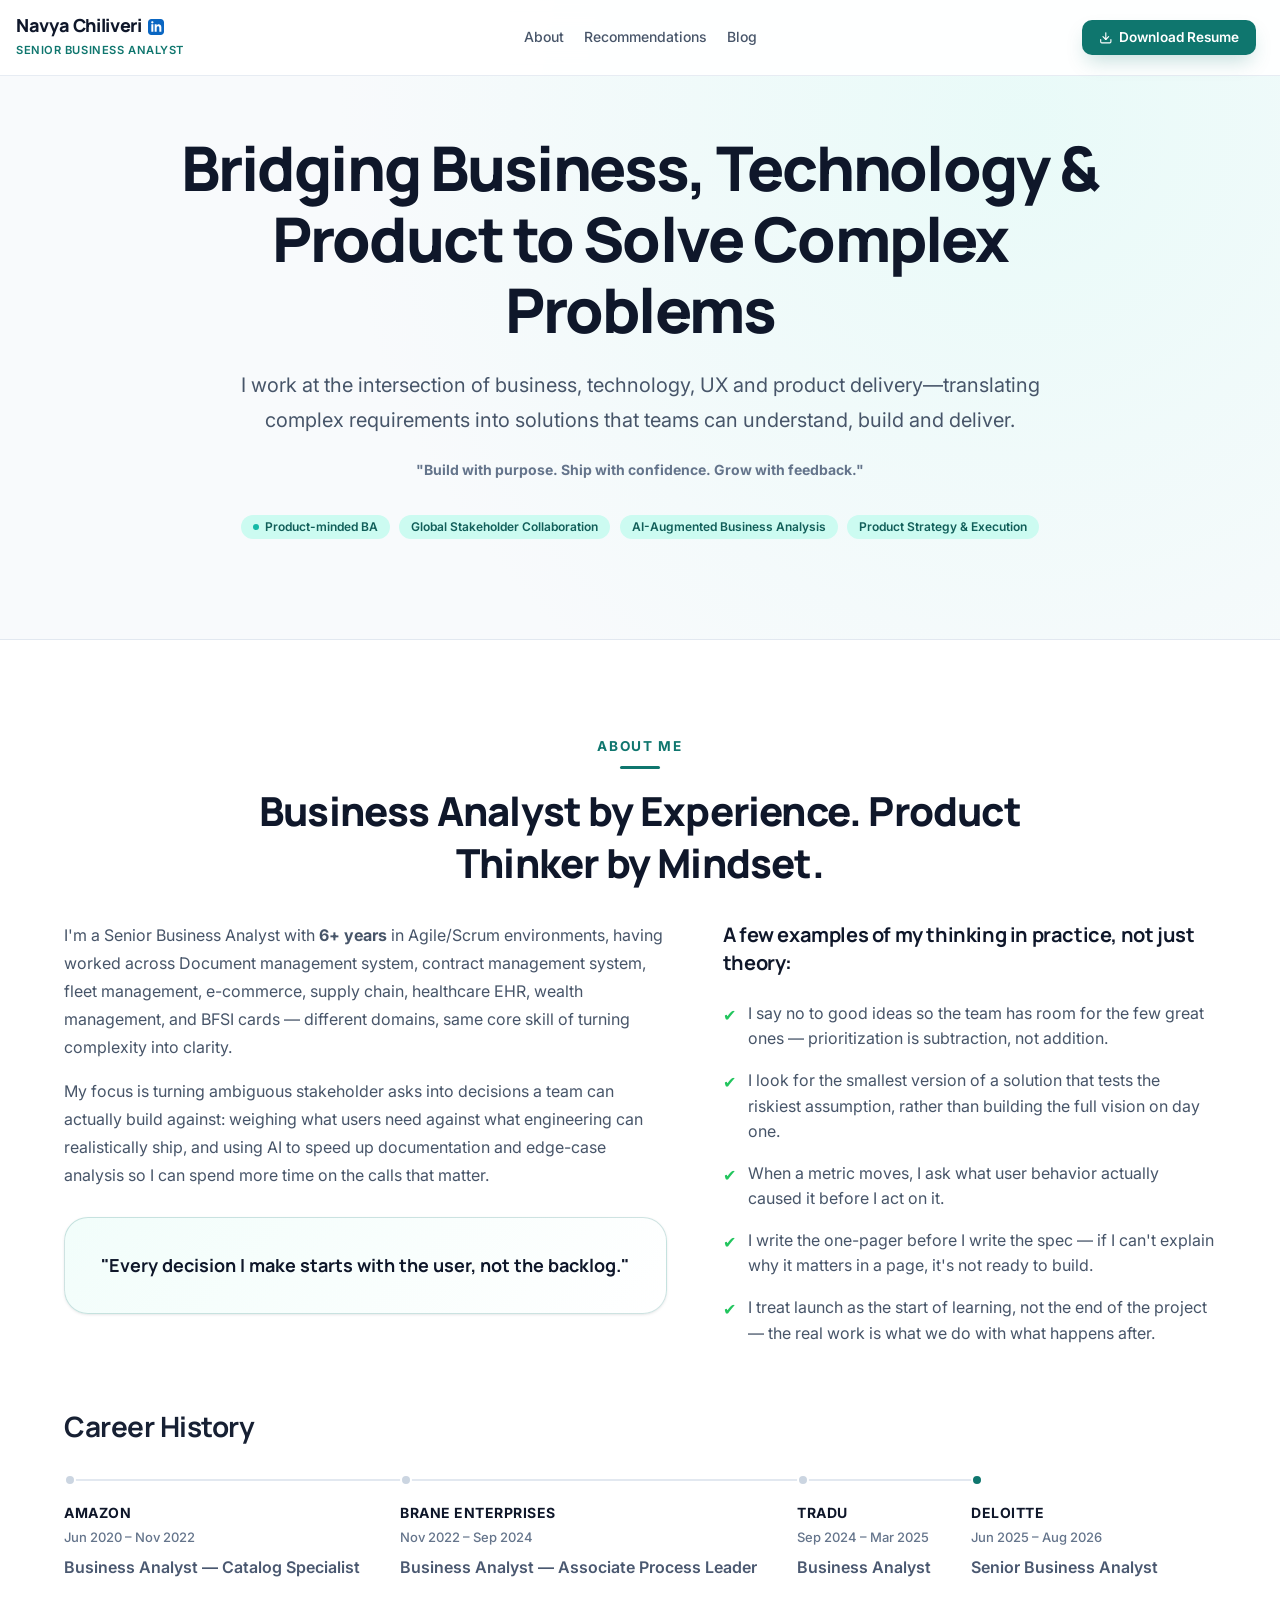
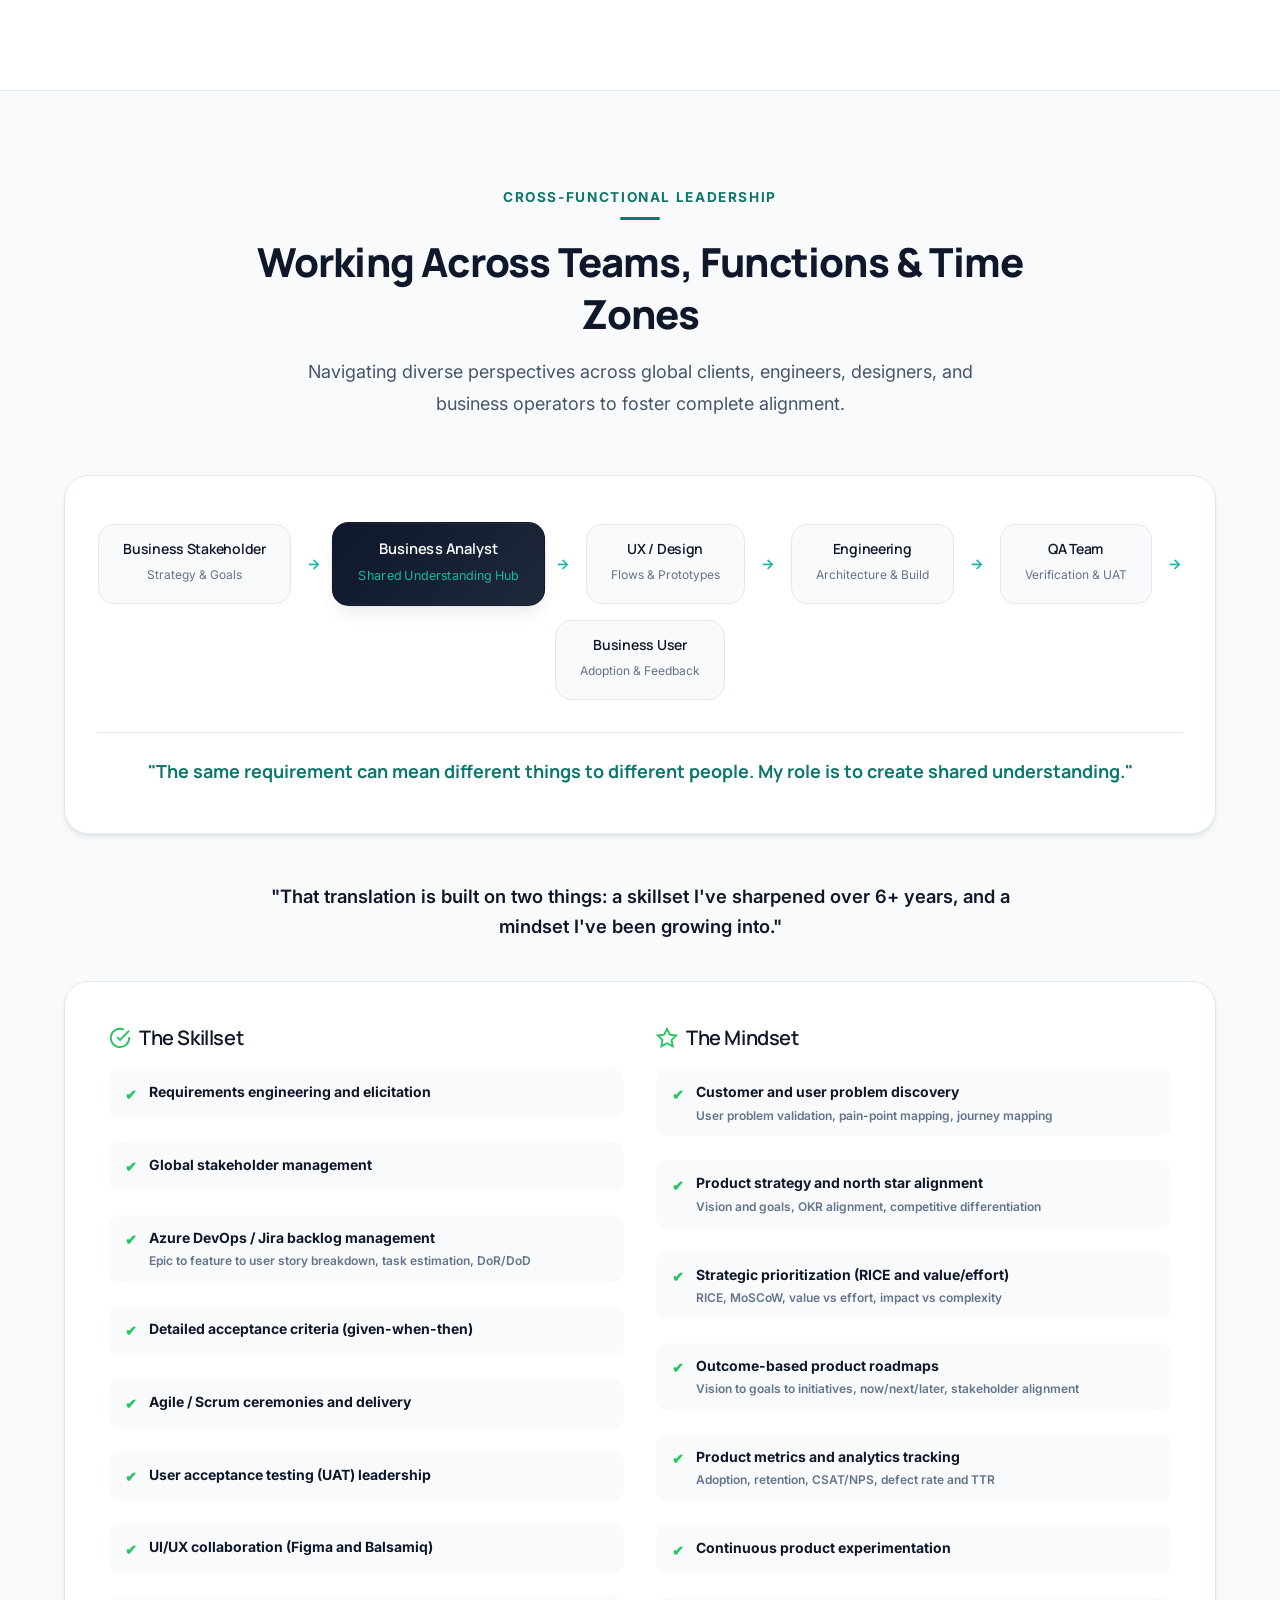
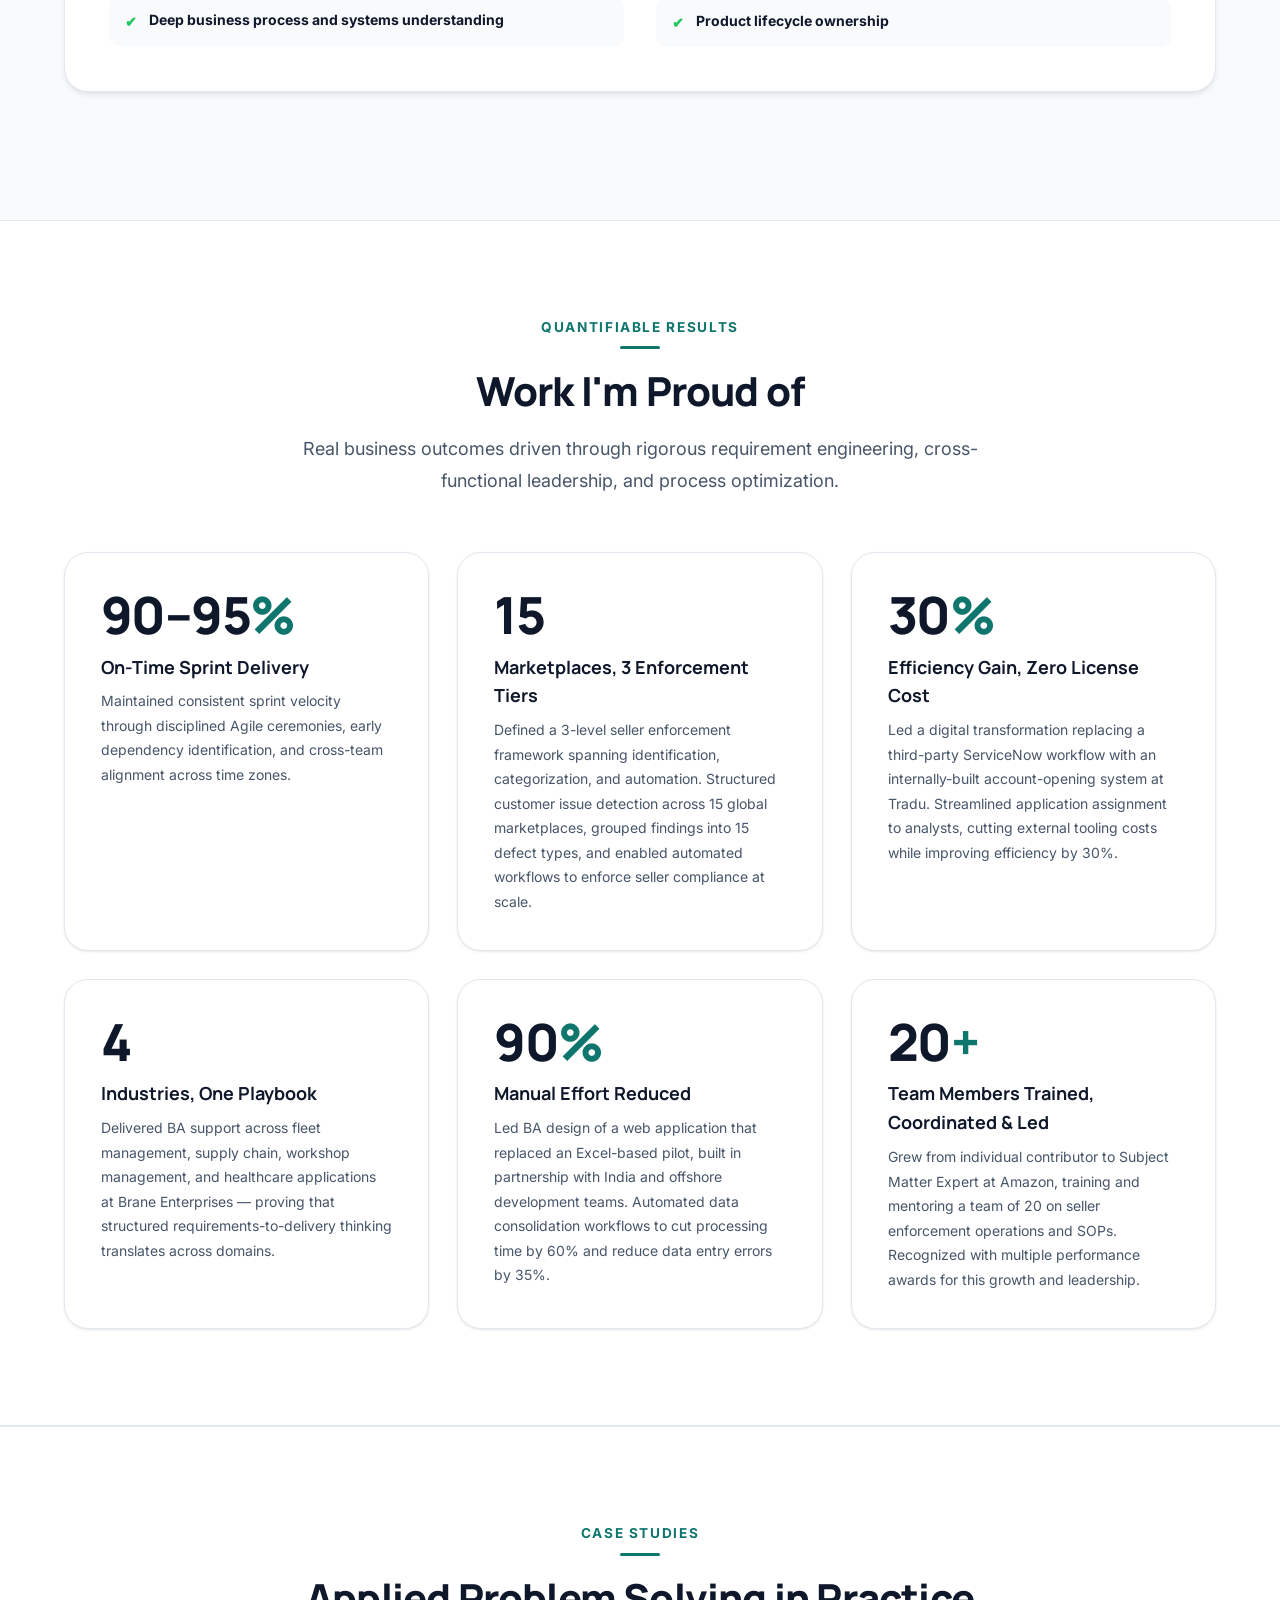
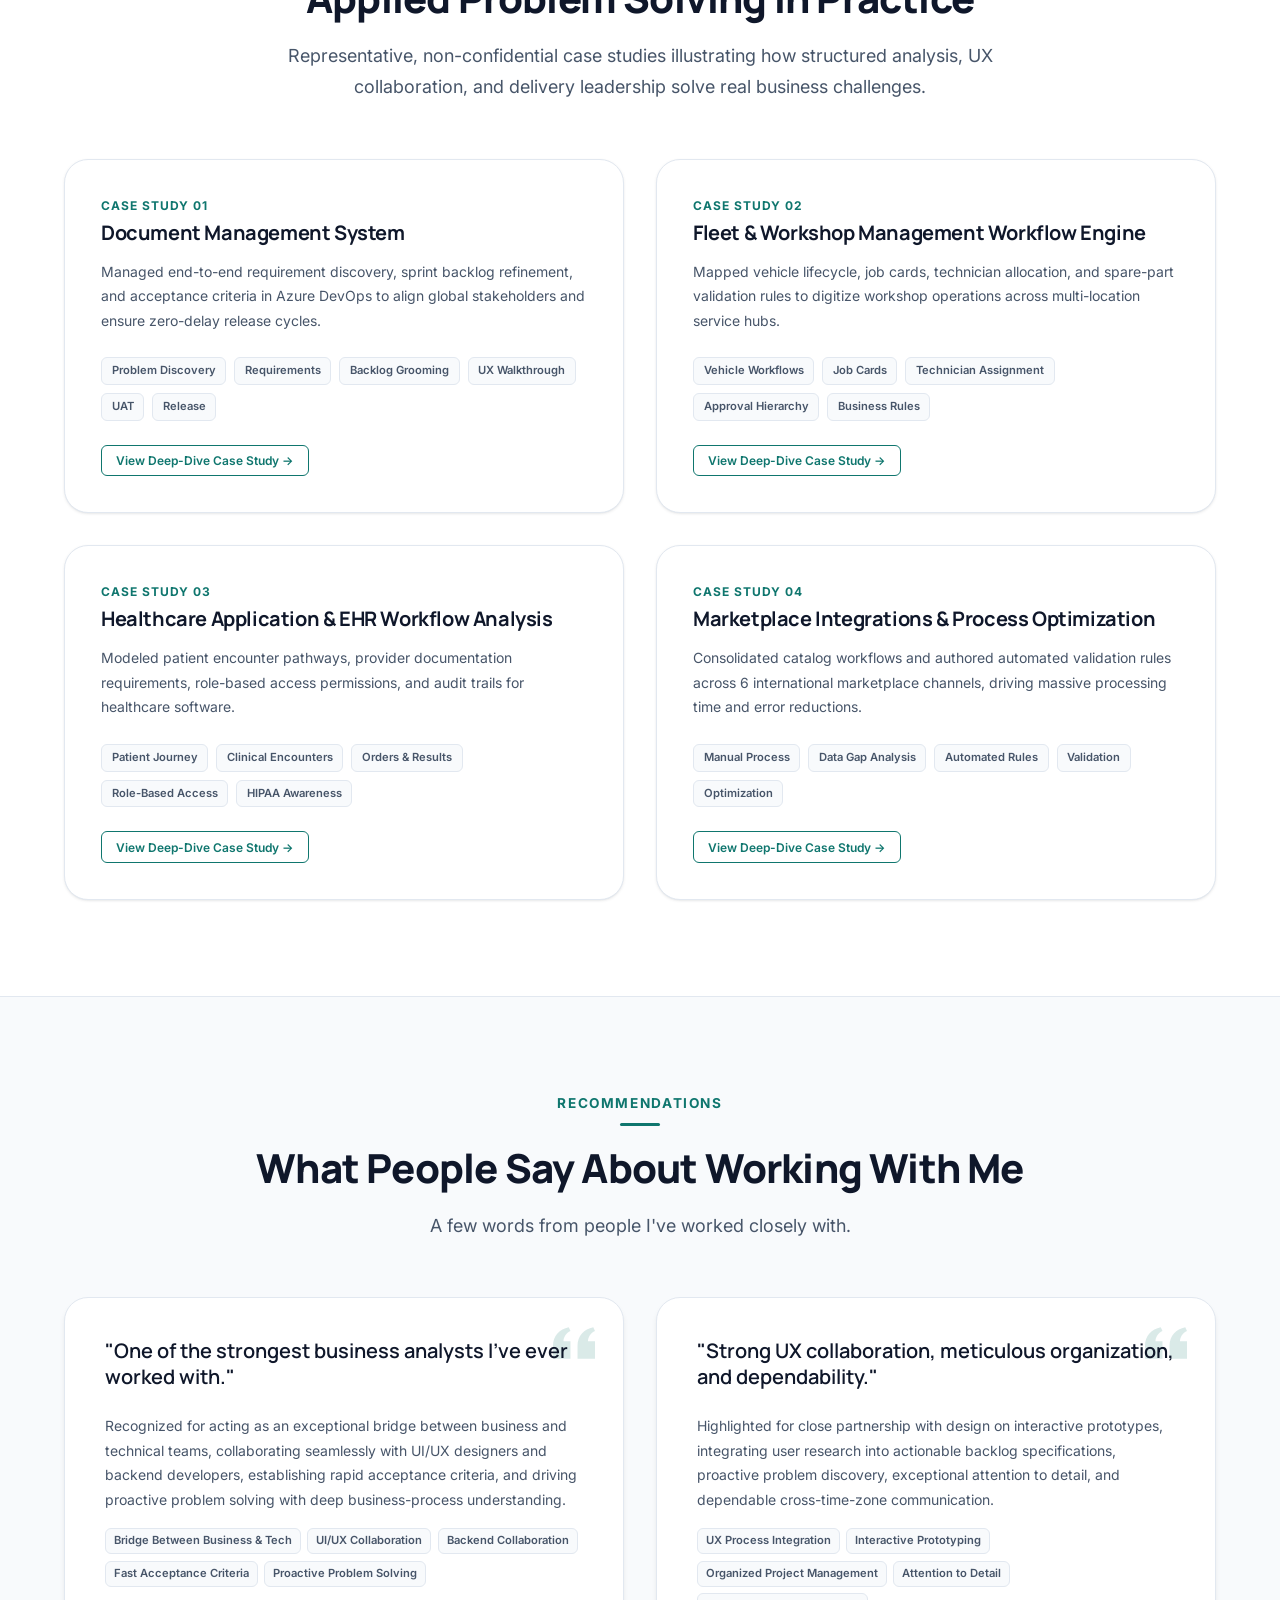
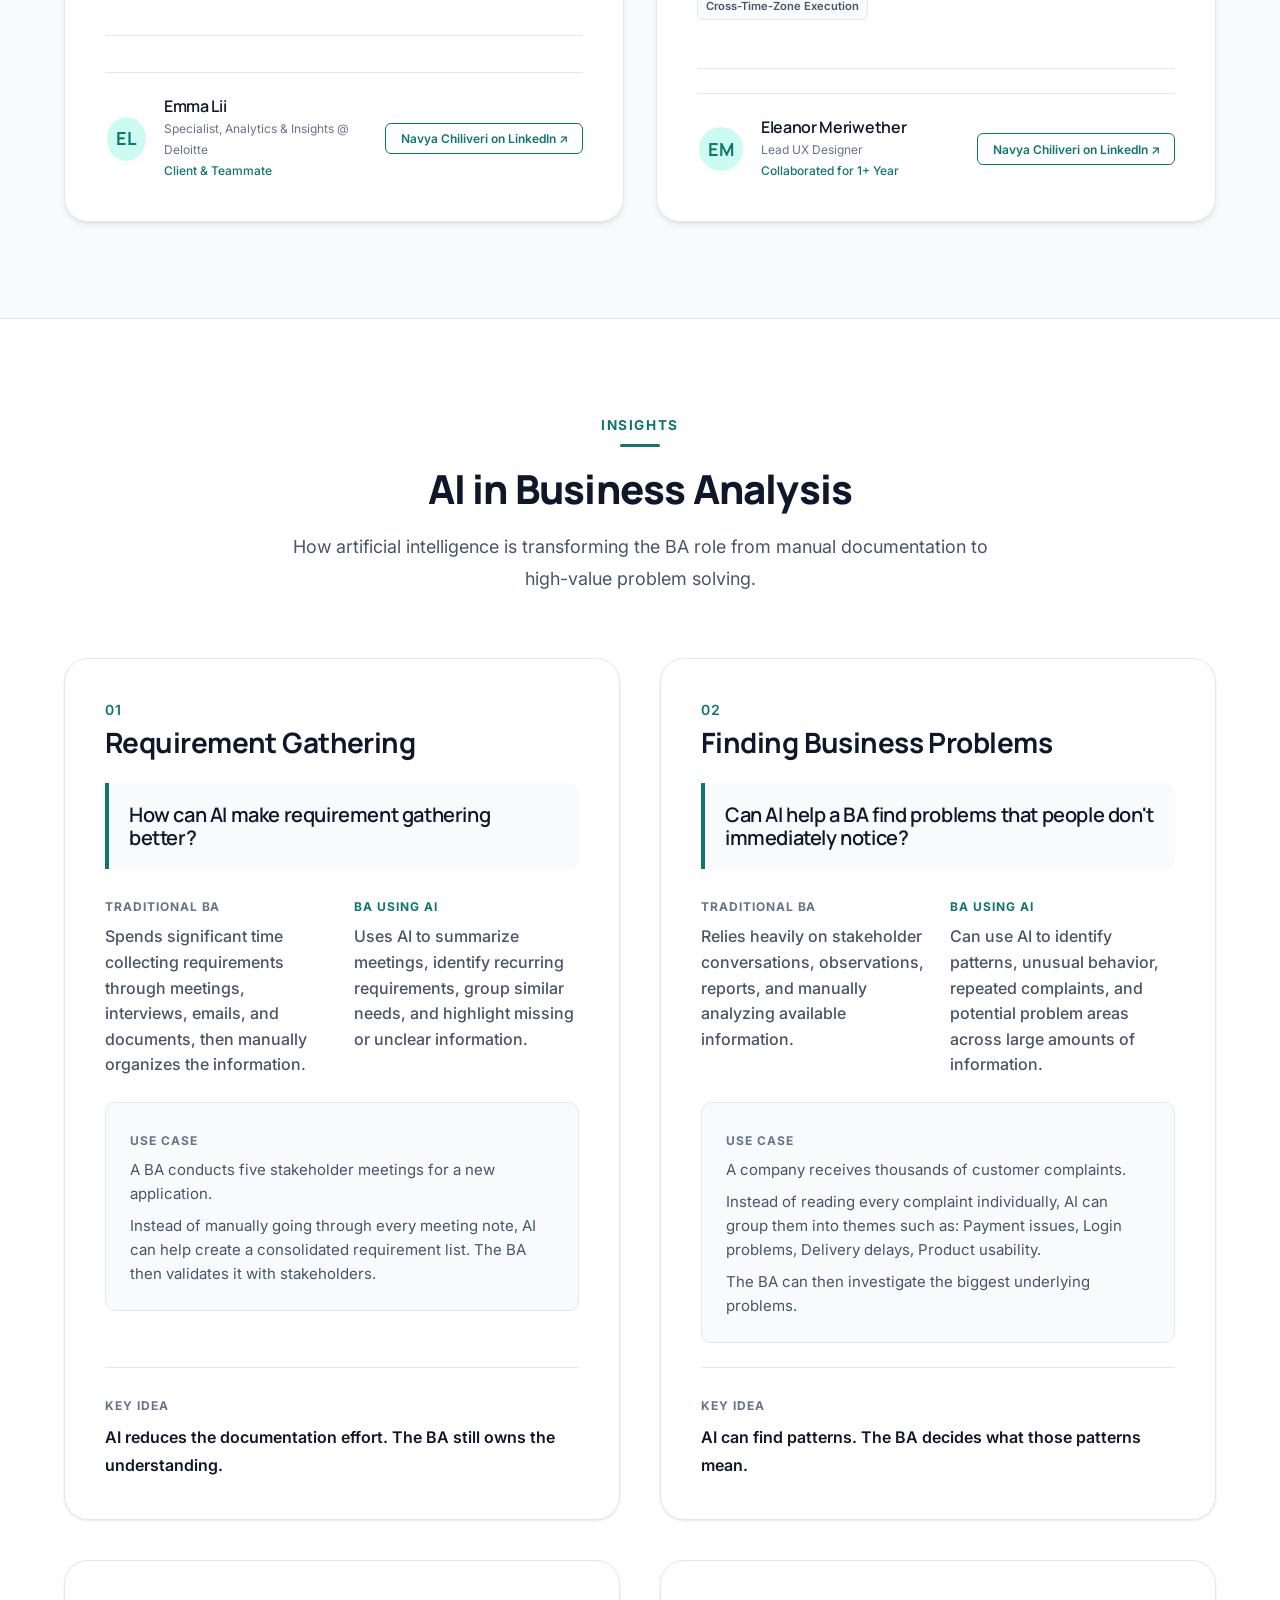
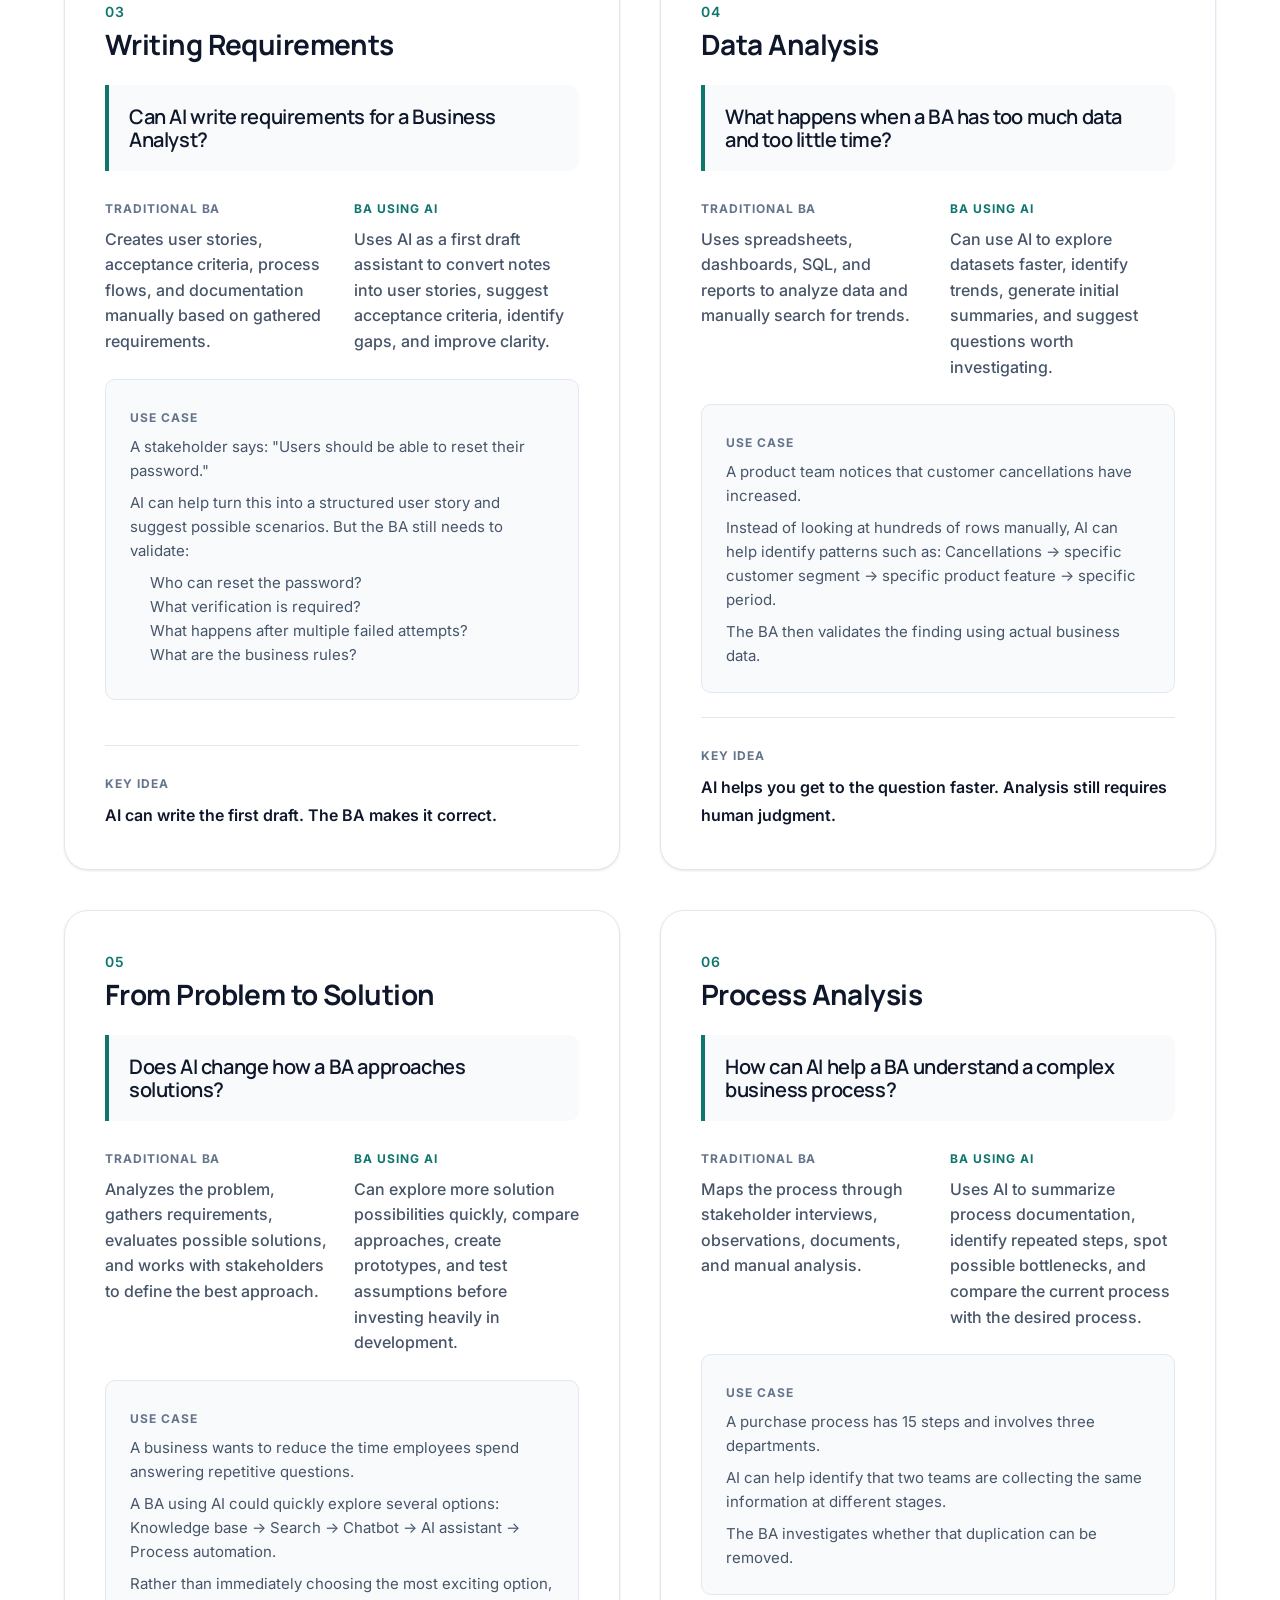
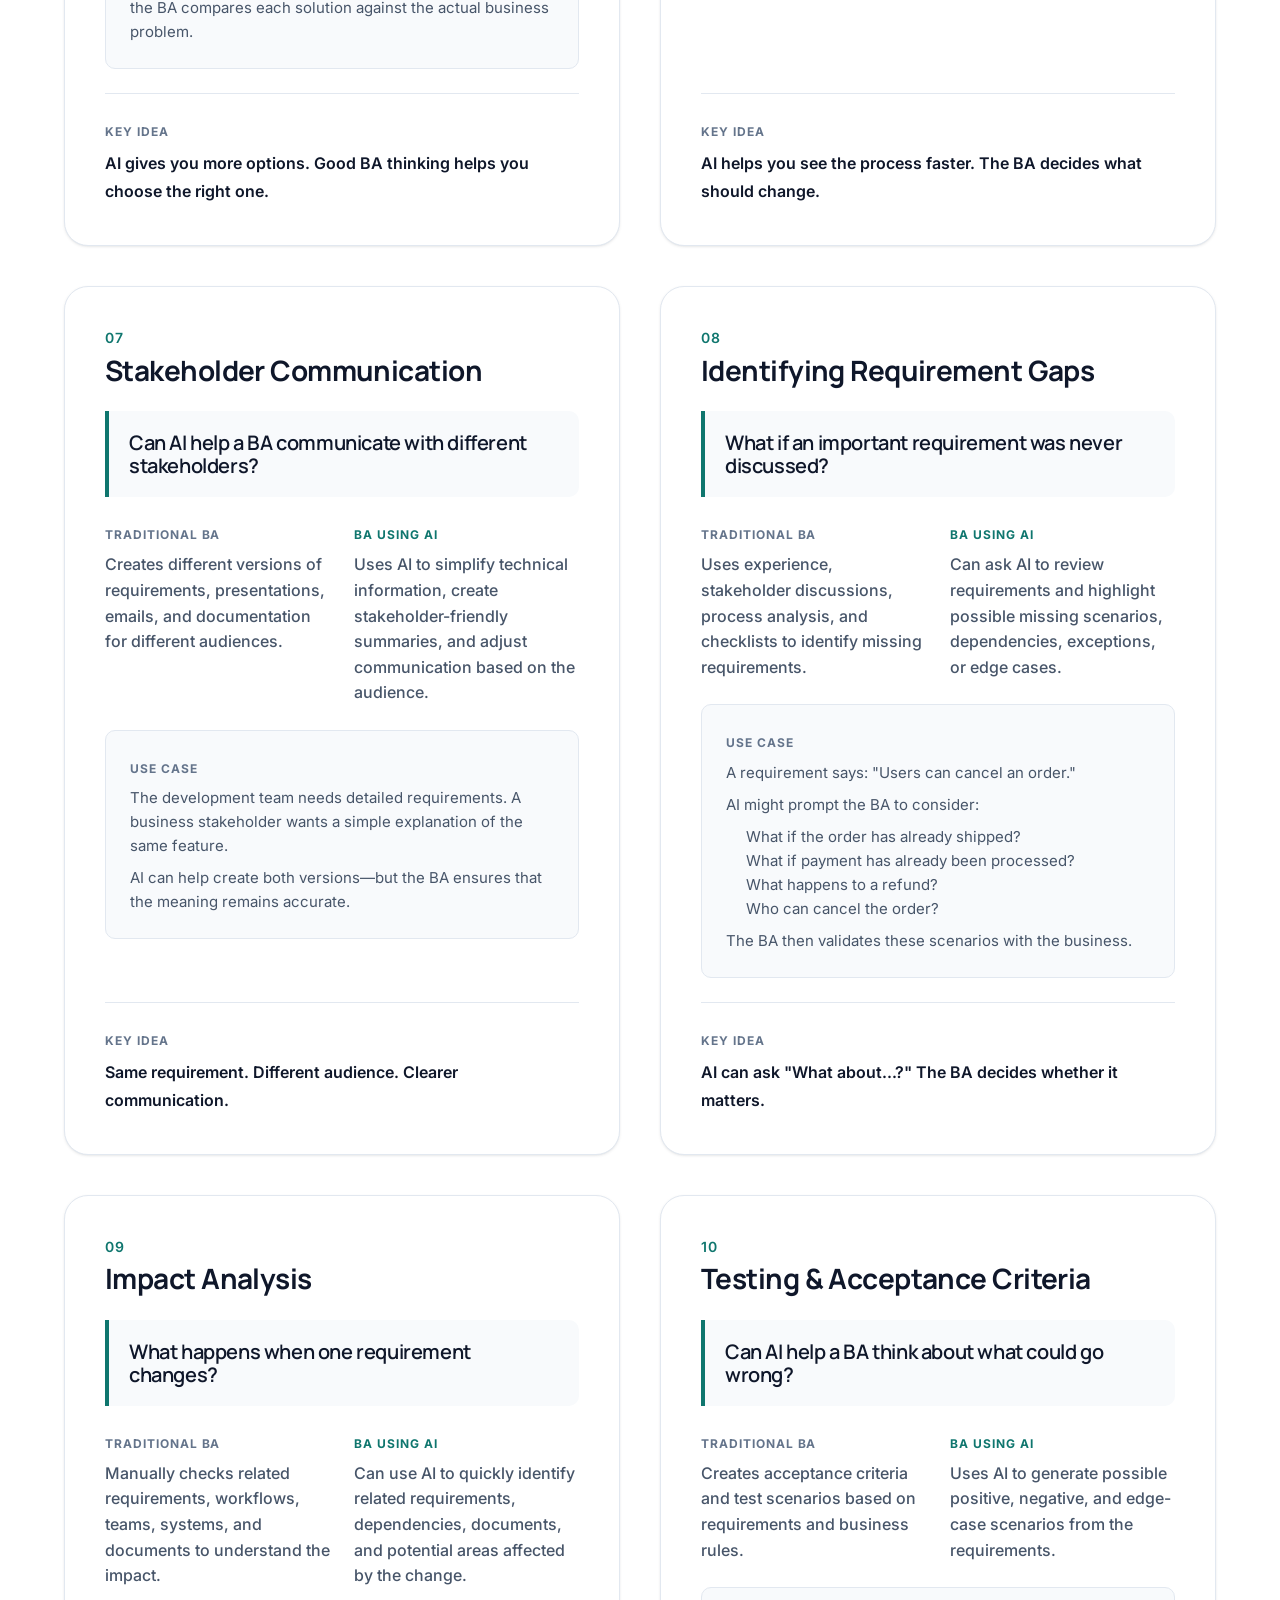
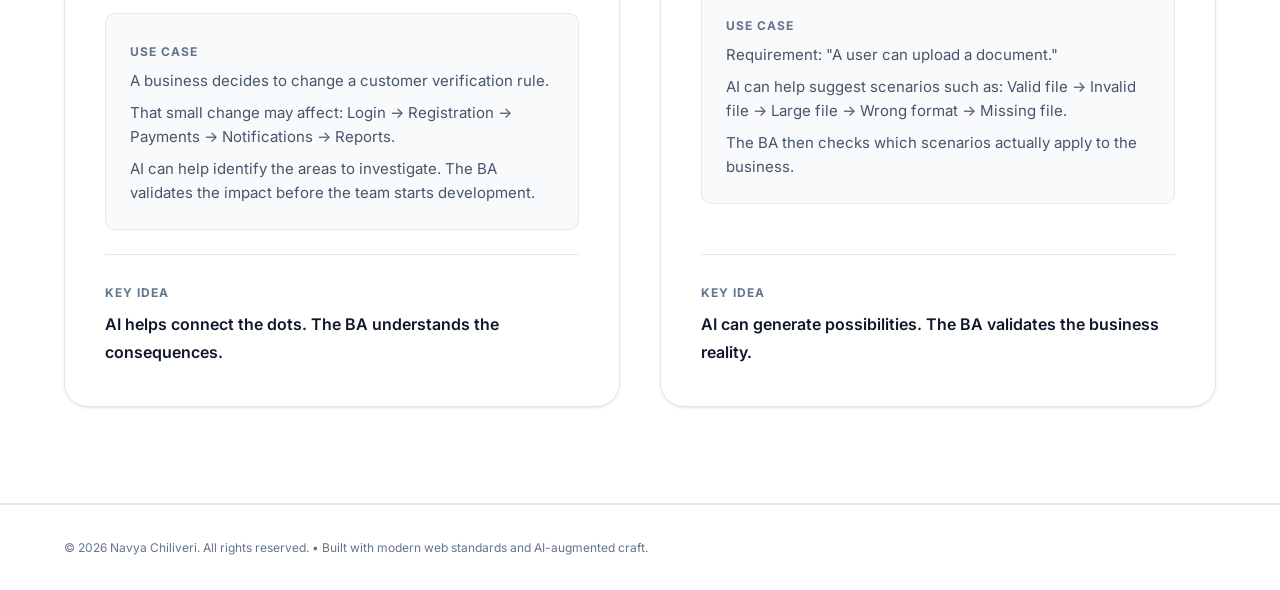
<file: index.html>
<!DOCTYPE html>
<html lang="en">
<head>
  <meta charset="UTF-8">
  <meta name="viewport" content="width=device-width, initial-scale=1.0">
  <title>Navya Chiliveri | Senior Business Analyst | Healthcare & Product Thinking</title>
  
  <!-- SEO & Social Meta Tags -->
  <meta name="description" content="Navya Chiliveri is a Senior Business Analyst specializing in requirements engineering, Agile delivery, healthcare technology, UX collaboration, AI-assisted business analysis and product thinking.">
  <meta name="keywords" content="Senior Business Analyst, Healthcare Business Analyst, Business Analyst Hyderabad, Product Owner, Product Management, Healthcare Technology, EHR Business Analyst, Agile Business Analyst, AI Business Analyst, Requirements Analyst, Product Analyst">
  <meta name="author" content="Navya Chiliveri">
  
  <!-- Open Graph / Social Sharing -->
  <meta property="og:type" content="website">
  <meta property="og:title" content="Navya Chiliveri | Senior Business Analyst | Healthcare & Product Thinking">
  <meta property="og:description" content="Bridging Business, Technology, UX & Healthcare Through Product Thinking. 6+ Years Experience in Agile Delivery, Enterprise Systems & AI-Augmented Business Analysis.">
  <meta property="og:url" content="https://navyachiliveri.com">
  
  <!-- Google Fonts: Manrope & Inter -->
  <link rel="preconnect" href="https://fonts.googleapis.com">
  <link rel="preconnect" href="https://fonts.gstatic.com" crossorigin>
  <link href="https://fonts.googleapis.com/css2?family=Inter:wght@400;500;600;700&family=Manrope:wght@600;700;800&display=swap" rel="stylesheet">
  
  <!-- Stylesheets -->
  <link rel="stylesheet" href="css/variables.css">
  <link rel="stylesheet" href="css/base.css">
  <link rel="stylesheet" href="css/components.css">
  <link rel="stylesheet" href="css/sections.css">
  <link rel="stylesheet" href="css/responsive.css">
</head>
<body>

  <!-- ========================================================================
       Sticky Navigation Bar
       ======================================================================== -->
  <header class="navbar" id="topNav">
    <div class="container-wide nav-container">
      <div class="nav-brand">
        <div style="display: flex; align-items: center; gap: 0.4rem; margin-bottom: -2px;">
          <a href="#hero" aria-label="Navya Chiliveri Home" style="text-decoration: none;">
            <span class="nav-brand-name">Navya Chiliveri</span>
          </a>
          <a href="https://www.linkedin.com/in/navya-chiliveri-6a0264168/" target="_blank" rel="noopener noreferrer" aria-label="Open LinkedIn profile" title="LinkedIn" style="display: flex; color: #0a66c2; align-items: center; justify-content: center; transition: opacity 0.2s;" onmouseover="this.style.opacity=0.8" onmouseout="this.style.opacity=1">
            <svg viewBox="0 0 24 24" fill="currentColor" style="width: 16px; height: 16px;">
              <path d="M19 0h-14c-2.761 0-5 2.239-5 5v14c0 2.761 2.239 5 5 5h14c2.762 0 5-2.239 5-5v-14c0-2.761-2.238-5-5-5zm-11 19h-3v-11h3v11zm-1.5-12.268c-.966 0-1.75-.79-1.75-1.764s.784-1.764 1.75-1.764 1.75.79 1.75 1.764-.783 1.764-1.75 1.764zm13.5 12.268h-3v-5.604c0-3.368-4-3.113-4 0v5.604h-3v-11h3v1.765c1.396-2.586 7-2.777 7 2.476v6.759z"/>
            </svg>
          </a>
        </div>
        <a href="#hero" aria-label="Navya Chiliveri Home" style="text-decoration: none; margin-top: -2px;">
          <span class="nav-brand-title">Senior Business Analyst</span>
        </a>
      </div>

      <nav class="nav-links" aria-label="Main Navigation">
        <a href="#about" class="nav-link">About</a>
        <a href="#recommendations" class="nav-link">Recommendations</a>
        <a href="#blog" class="nav-link">Blog</a>
      </nav>

      <div class="nav-actions" style="display: flex; align-items: center; gap: 1rem;">
        <a href="assets/resume.pdf" download="Navya_Chiliveri_Resume.pdf" class="btn btn-primary" style="display: inline-flex; align-items: center; gap: 0.4rem; padding: 0.5rem 1rem; font-size: 0.85rem;">
          <svg width="1em" height="1em" viewBox="0 0 24 24" fill="none" stroke="currentColor" stroke-width="2" stroke-linecap="round" stroke-linejoin="round">
            <path d="M21 15v4a2 2 0 0 1-2 2H5a2 2 0 0 1-2-2v-4"></path>
            <polyline points="7 10 12 15 17 10"></polyline>
            <line x1="12" y1="15" x2="12" y2="3"></line>
          </svg>
          Download Resume
        </a>
        <button class="nav-toggle" aria-label="Open Navigation Menu" id="navToggleBtn">
          <svg width="24" height="24" viewBox="0 0 24 24" fill="none" stroke="currentColor" stroke-width="2" stroke-linecap="round" stroke-linejoin="round">
            <line x1="3" y1="12" x2="21" y2="12"></line>
            <line x1="3" y1="6" x2="21" y2="6"></line>
            <line x1="3" y1="18" x2="21" y2="18"></line>
          </svg>
        </button>
      </div>
    </div>
  </header>

  <!-- Mobile Slide-over Drawer -->
  <div class="mobile-drawer-backdrop" id="drawerBackdrop"></div>
  <div class="mobile-drawer" id="mobileDrawer">
    <div>
      <div style="display: flex; justify-content: space-between; align-items: center;">
        <div class="nav-brand">
          <span class="nav-brand-name">Navya Chiliveri</span>
          <span class="nav-brand-title">Senior Business Analyst</span>
        </div>
        <button class="drawer-close" aria-label="Close menu" style="background: none; border: none; cursor: pointer; color: var(--color-primary-navy);">
          <svg width="24" height="24" viewBox="0 0 24 24" fill="none" stroke="currentColor" stroke-width="2">
            <line x1="18" y1="6" x2="6" y2="18"></line>
            <line x1="6" y1="6" x2="18" y2="18"></line>
          </svg>
        </button>
      </div>

      <nav class="mobile-nav-links">
        <a href="#about" class="mobile-nav-link">About</a>
        <a href="#recommendations" class="mobile-nav-link">Recommendations</a>
        <a href="#blog" class="mobile-nav-link">Blog</a>
      </nav>
    </div>

  </div>

  <!-- ========================================================================
       Hero Section
       ======================================================================== -->
  <section class="hero-section" id="hero">
    <div class="container">
      <div class="hero-content">
        

        <h1 class="hero-title">
          Bridging Business, Technology & Product to Solve Complex Problems
        </h1>

        <p class="hero-subtitle">
          I work at the intersection of business, technology, UX and product delivery—translating complex requirements into solutions that teams can understand, build and deliver.
        </p>

        <p class="hero-focus-line">
          <strong>"Build with purpose. Ship with confidence. Grow with feedback."</strong>
        </p>

        <!-- Key Badges -->
        <div class="hero-badges-wrap">
          <span class="badge badge-teal badge-pulse">Product-minded BA</span>
          <span class="badge badge-teal">Global Stakeholder Collaboration</span>
          <span class="badge badge-teal">AI-Augmented Business Analysis</span>
          <span class="badge badge-teal">Product Strategy & Execution</span>
        </div>

      </div>
    </div>
  </section>

  <!-- ========================================================================
       About Me & Core Strengths
       ======================================================================== -->
  <section class="section section-alt" id="about">
    <div class="container">
      <div class="section-header text-center" style="margin-bottom: 2rem;">
        <div class="section-eyebrow">
          <span class="eyebrow-text">About Me</span>
          <div class="eyebrow-rule"></div>
        </div>
        <h2 class="section-title">Business Analyst by Experience. Product Thinker by Mindset.</h2>
      </div>

      <div class="about-grid">
        
        <div>
          <p>
            I'm a Senior Business Analyst with <strong>6+ years</strong> in Agile/Scrum environments, having worked across Document management system, contract management system, fleet management, e-commerce, supply chain, healthcare EHR, wealth management, and BFSI cards — different domains, same core skill of turning complexity into clarity.
          </p>
          <p>
            My focus is turning ambiguous stakeholder asks into decisions a team can actually build against: weighing what users need against what engineering can realistically ship, and using AI to speed up documentation and edge-case analysis so I can spend more time on the calls that matter.
          </p>

          <div class="about-highlight-box">
            <p>
              "Every decision I make starts with the user, not the backlog."
            </p>
          </div>

        </div>

        <div>
          <h3 style="font-size: 1.25rem; font-weight: 700; margin-bottom: 1.5rem; color: var(--color-primary-navy); line-height: 1.4;">A few examples of my thinking in practice, not just theory:</h3>
          <ul style="list-style-type: none; padding: 0; margin: 0; display: flex; flex-direction: column; gap: 1rem; color: var(--color-text);">
            <li style="display: flex; gap: 0.75rem; align-items: flex-start;">
              <span style="color: #22c55e; margin-top: 0.15rem;">✔</span>
              <span>I say no to good ideas so the team has room for the few great ones — prioritization is subtraction, not addition.</span>
            </li>
            <li style="display: flex; gap: 0.75rem; align-items: flex-start;">
              <span style="color: #22c55e; margin-top: 0.15rem;">✔</span>
              <span>I look for the smallest version of a solution that tests the riskiest assumption, rather than building the full vision on day one.</span>
            </li>
            <li style="display: flex; gap: 0.75rem; align-items: flex-start;">
              <span style="color: #22c55e; margin-top: 0.15rem;">✔</span>
              <span>When a metric moves, I ask what user behavior actually caused it before I act on it.</span>
            </li>
            <li style="display: flex; gap: 0.75rem; align-items: flex-start;">
              <span style="color: #22c55e; margin-top: 0.15rem;">✔</span>
              <span>I write the one-pager before I write the spec — if I can't explain why it matters in a page, it's not ready to build.</span>
            </li>
            <li style="display: flex; gap: 0.75rem; align-items: flex-start;">
              <span style="color: #22c55e; margin-top: 0.15rem;">✔</span>
              <span>I treat launch as the start of learning, not the end of the project — the real work is what we do with what happens after.</span>
            </li>
          </ul>
        </div>
      </div>

      <!-- Compact Experience Timeline -->
      <div style="margin-top: 4rem;">
        <h3 style="font-size: 28px; font-weight: 700; color: #172033; letter-spacing: -0.5px; margin-bottom: 2rem;">Career History</h3>
        <div style="display: flex; flex-direction: row; gap: 1.5rem; position: relative; overflow-x: auto; padding-bottom: 1rem; scrollbar-width: thin; -ms-overflow-style: none;">
          
          <!-- Individual connecting lines will be used inside items instead of a global one -->
          <div style="flex: 0 0 max-content; padding-right: 1rem; position: relative; z-index: 1;">
            <div style="position: absolute; top: 5px; left: 10px; width: calc(100% + 1.5rem); height: 2px; background: #e2e8f0; z-index: -1;"></div>
            <div style="width: 12px; height: 12px; border-radius: 50%; background: #cbd5e1; border: 2px solid #fff; margin-bottom: 1rem; position: relative; z-index: 2;"></div>
            <div style="font-size: 14px; font-weight: 700; text-transform: uppercase; letter-spacing: 0.5px; color: var(--color-primary-navy); margin-bottom: 0.15rem;">Amazon</div>
            <div style="font-size: 13px; font-weight: 500; color: #64748b; margin-bottom: 0.5rem;">Jun 2020 – Nov 2022</div>
            <div style="font-size: 16px; font-weight: 600; line-height: 1.4; color: #4A5870; white-space: nowrap;">Business Analyst — Catalog Specialist</div>
          </div>

          <div style="flex: 0 0 max-content; padding-right: 1rem; position: relative; z-index: 1;">
            <div style="position: absolute; top: 5px; left: 10px; width: calc(100% + 1.5rem); height: 2px; background: #e2e8f0; z-index: -1;"></div>
            <div style="width: 12px; height: 12px; border-radius: 50%; background: #cbd5e1; border: 2px solid #fff; margin-bottom: 1rem; position: relative; z-index: 2;"></div>
            <div style="font-size: 14px; font-weight: 700; text-transform: uppercase; letter-spacing: 0.5px; color: var(--color-primary-navy); margin-bottom: 0.15rem;">Brane Enterprises</div>
            <div style="font-size: 13px; font-weight: 500; color: #64748b; margin-bottom: 0.5rem;">Nov 2022 – Sep 2024</div>
            <div style="font-size: 16px; font-weight: 600; line-height: 1.4; color: #4A5870; white-space: nowrap;">Business Analyst — Associate Process Leader</div>
          </div>

          <div style="flex: 0 0 max-content; padding-right: 1rem; position: relative; z-index: 1;">
            <div style="position: absolute; top: 5px; left: 10px; width: calc(100% + 1.5rem); height: 2px; background: #e2e8f0; z-index: -1;"></div>
            <div style="width: 12px; height: 12px; border-radius: 50%; background: #cbd5e1; border: 2px solid #fff; margin-bottom: 1rem; position: relative; z-index: 2;"></div>
            <div style="font-size: 14px; font-weight: 700; text-transform: uppercase; letter-spacing: 0.5px; color: var(--color-primary-navy); margin-bottom: 0.15rem;">Tradu</div>
            <div style="font-size: 13px; font-weight: 500; color: #64748b; margin-bottom: 0.5rem;">Sep 2024 – Mar 2025</div>
            <div style="font-size: 16px; font-weight: 600; line-height: 1.4; color: #4A5870; white-space: nowrap;">Business Analyst</div>
          </div>

          <div style="flex: 0 0 max-content; padding-right: 1rem; position: relative; z-index: 1;">
            <div style="width: 12px; height: 12px; border-radius: 50%; background: var(--color-primary-teal); border: 2px solid #fff; margin-bottom: 1rem; position: relative; z-index: 2;"></div>
            <div style="font-size: 14px; font-weight: 700; text-transform: uppercase; letter-spacing: 0.5px; color: var(--color-primary-navy); margin-bottom: 0.15rem;">Deloitte</div>
            <div style="font-size: 13px; font-weight: 500; color: #64748b; margin-bottom: 0.5rem;">Jun 2025 – Aug 2026</div>
            <div style="font-size: 16px; font-weight: 600; line-height: 1.4; color: #4A5870; white-space: nowrap;">Senior Business Analyst</div>
          </div>

        </div>
      </div>

    </div>
  </section>

  <!-- ========================================================================
       Global Stakeholder Collaboration
       ======================================================================== -->
  <section class="section" id="collaboration">
    <div class="container">
      <div class="section-header text-center">
        <div class="section-eyebrow">
          <span class="eyebrow-text">Cross-Functional Leadership</span>
          <div class="eyebrow-rule"></div>
        </div>
        <h2 class="section-title">Working Across Teams, Functions & Time Zones</h2>
        <p class="section-subtitle">
          Navigating diverse perspectives across global clients, engineers, designers, and business operators to foster complete alignment.
        </p>
      </div>

      <div class="collab-diagram">
        <div class="collab-flow">
          <div class="collab-node">
            <h4>Business Stakeholder</h4>
            <span class="node-role">Strategy & Goals</span>
          </div>
          <span class="workflow-arrow collab-arrow">→</span>

          <div class="collab-node hub-node">
            <h4>Business Analyst</h4>
            <span class="node-role">Shared Understanding Hub</span>
          </div>
          <span class="workflow-arrow collab-arrow">→</span>

          <div class="collab-node">
            <h4>UX / Design</h4>
            <span class="node-role">Flows & Prototypes</span>
          </div>
          <span class="workflow-arrow collab-arrow">→</span>

          <div class="collab-node">
            <h4>Engineering</h4>
            <span class="node-role">Architecture & Build</span>
          </div>
          <span class="workflow-arrow collab-arrow">→</span>

          <div class="collab-node">
            <h4>QA Team</h4>
            <span class="node-role">Verification & UAT</span>
          </div>
          <span class="workflow-arrow collab-arrow">→</span>

          <div class="collab-node">
            <h4>Business User</h4>
            <span class="node-role">Adoption & Feedback</span>
          </div>
        </div>

        <div class="collab-quote">
          "The same requirement can mean different things to different people. My role is to create shared understanding."
        </div>
      </div>

      <p style="text-align: center; font-size: 1.15rem; color: var(--color-primary-navy); max-width: 800px; margin: 3rem auto 2.5rem; font-weight: 600; line-height: 1.6;">
        "That translation is built on two things: a skillset I've sharpened over 6+ years, and a mindset I've been growing into."
      </p>

      <!-- BA Foundation to Product Ownership -->
      <div class="transition-matrix">
        <div class="transition-col">
          <h4 style="color: var(--color-primary-navy);">
            <svg width="22" height="22" viewBox="0 0 24 24" fill="none" stroke="currentColor" stroke-width="2" style="color: #22c55e;"><path d="M22 11.08V12a10 10 0 1 1-5.93-9.14"/><polyline points="22 4 12 14.01 9 11.01"/></svg>
            The Skillset
          </h4>
          <div class="transition-list" style="gap: 1.5rem;">
            <div class="transition-list-item" style="align-items: flex-start;">
              <span style="color: #22c55e; margin-top: 0.15rem;">✔</span> 
              <div>
                <strong>Requirements engineering and elicitation</strong>
              </div>
            </div>
            <div class="transition-list-item" style="align-items: flex-start;">
              <span style="color: #22c55e; margin-top: 0.15rem;">✔</span> 
              <div>
                <strong>Global stakeholder management</strong>
              </div>
            </div>
            <div class="transition-list-item" style="align-items: flex-start;">
              <span style="color: #22c55e; margin-top: 0.15rem;">✔</span> 
              <div>
                <strong>Azure DevOps / Jira backlog management</strong>
                <p style="font-size: var(--text-xs); color: var(--color-text-muted); margin: 0.25rem 0 0 0; line-height: 1.4;">Epic to feature to user story breakdown, task estimation, DoR/DoD</p>
              </div>
            </div>
            <div class="transition-list-item" style="align-items: flex-start;">
              <span style="color: #22c55e; margin-top: 0.15rem;">✔</span> 
              <div>
                <strong>Detailed acceptance criteria (given-when-then)</strong>
              </div>
            </div>
            <div class="transition-list-item" style="align-items: flex-start;">
              <span style="color: #22c55e; margin-top: 0.15rem;">✔</span> 
              <div>
                <strong>Agile / Scrum ceremonies and delivery</strong>
              </div>
            </div>
            <div class="transition-list-item" style="align-items: flex-start;">
              <span style="color: #22c55e; margin-top: 0.15rem;">✔</span> 
              <div>
                <strong>User acceptance testing (UAT) leadership</strong>
              </div>
            </div>
            <div class="transition-list-item" style="align-items: flex-start;">
              <span style="color: #22c55e; margin-top: 0.15rem;">✔</span> 
              <div>
                <strong>UI/UX collaboration (Figma and Balsamiq)</strong>
              </div>
            </div>
            <div class="transition-list-item" style="align-items: flex-start;">
              <span style="color: #22c55e; margin-top: 0.15rem;">✔</span> 
              <div>
                <strong>Deep business process and systems understanding</strong>
              </div>
            </div>
          </div>
        </div>

        <div class="transition-col">
          <h4 style="color: var(--color-primary-navy);">
            <svg width="22" height="22" viewBox="0 0 24 24" fill="none" stroke="currentColor" stroke-width="2" style="color: #22c55e;"><polygon points="12 2 15.09 8.26 22 9.27 17 14.14 18.18 21.02 12 17.77 5.82 21.02 7 14.14 2 9.27 8.91 8.26 12 2"/></svg>
            The Mindset
          </h4>
          <div class="transition-list" style="gap: 1.5rem;">
            <div class="transition-list-item" style="align-items: flex-start;">
              <span style="color: #22c55e; margin-top: 0.15rem;">✔</span> 
              <div>
                <strong>Customer and user problem discovery</strong>
                <p style="font-size: var(--text-xs); color: var(--color-text-muted); margin: 0.25rem 0 0 0; line-height: 1.4;">User problem validation, pain-point mapping, journey mapping</p>
              </div>
            </div>
            <div class="transition-list-item" style="align-items: flex-start;">
              <span style="color: #22c55e; margin-top: 0.15rem;">✔</span> 
              <div>
                <strong>Product strategy and north star alignment</strong>
                <p style="font-size: var(--text-xs); color: var(--color-text-muted); margin: 0.25rem 0 0 0; line-height: 1.4;">Vision and goals, OKR alignment, competitive differentiation</p>
              </div>
            </div>
            <div class="transition-list-item" style="align-items: flex-start;">
              <span style="color: #22c55e; margin-top: 0.15rem;">✔</span> 
              <div>
                <strong>Strategic prioritization (RICE and value/effort)</strong>
                <p style="font-size: var(--text-xs); color: var(--color-text-muted); margin: 0.25rem 0 0 0; line-height: 1.4;">RICE, MoSCoW, value vs effort, impact vs complexity</p>
              </div>
            </div>
            <div class="transition-list-item" style="align-items: flex-start;">
              <span style="color: #22c55e; margin-top: 0.15rem;">✔</span> 
              <div>
                <strong>Outcome-based product roadmaps</strong>
                <p style="font-size: var(--text-xs); color: var(--color-text-muted); margin: 0.25rem 0 0 0; line-height: 1.4;">Vision to goals to initiatives, now/next/later, stakeholder alignment</p>
              </div>
            </div>
            <div class="transition-list-item" style="align-items: flex-start;">
              <span style="color: #22c55e; margin-top: 0.15rem;">✔</span> 
              <div>
                <strong>Product metrics and analytics tracking</strong>
                <p style="font-size: var(--text-xs); color: var(--color-text-muted); margin: 0.25rem 0 0 0; line-height: 1.4;">Adoption, retention, CSAT/NPS, defect rate and TTR</p>
              </div>
            </div>
            <div class="transition-list-item" style="align-items: flex-start;">
              <span style="color: #22c55e; margin-top: 0.15rem;">✔</span> 
              <div>
                <strong>Continuous product experimentation</strong>
              </div>
            </div>
            <div class="transition-list-item" style="align-items: flex-start;">
              <span style="color: #22c55e; margin-top: 0.15rem;">✔</span> 
              <div>
                <strong>Product lifecycle ownership</strong>
              </div>
            </div>
          </div>
        </div>
      </div>

    </div>
  </section>

  <!-- ========================================================================
       Achievements Section (Work I'm Proud of)
       ======================================================================== -->
  <section class="section section-alt" id="achievements">
    <div class="container">
      <div class="section-header text-center">
        <div class="section-eyebrow">
          <span class="eyebrow-text">Quantifiable Results</span>
          <div class="eyebrow-rule"></div>
        </div>
        <h2 class="section-title">Work I'm Proud of</h2>
        <p class="section-subtitle">
          Real business outcomes driven through rigorous requirement engineering, cross-functional leadership, and process optimization.
        </p>
      </div>

      <div class="achievements-grid">
        
        <div class="achievement-card">
          <div class="achievement-num">90–95<span>%</span></div>
          <div class="achievement-title">On-Time Sprint Delivery</div>
          <p class="achievement-desc">
            Maintained consistent sprint velocity through disciplined Agile ceremonies, early dependency identification, and cross-team alignment across time zones.
          </p>
        </div>

        <div class="achievement-card">
          <div class="achievement-num">15</div>
          <div class="achievement-title">Marketplaces, 3 Enforcement Tiers</div>
          <p class="achievement-desc">
            Defined a 3-level seller enforcement framework spanning identification, categorization, and automation. Structured customer issue detection across 15 global marketplaces, grouped findings into 15 defect types, and enabled automated workflows to enforce seller compliance at scale.
          </p>
        </div>

        <div class="achievement-card">
          <div class="achievement-num">30<span>%</span></div>
          <div class="achievement-title">Efficiency Gain, Zero License Cost</div>
          <p class="achievement-desc">
            Led a digital transformation replacing a third-party ServiceNow workflow with an internally-built account-opening system at Tradu. Streamlined application assignment to analysts, cutting external tooling costs while improving efficiency by 30%.
          </p>
        </div>

        <div class="achievement-card">
          <div class="achievement-num">4</div>
          <div class="achievement-title">Industries, One Playbook</div>
          <p class="achievement-desc">
            Delivered BA support across fleet management, supply chain, workshop management, and healthcare applications at Brane Enterprises — proving that structured requirements-to-delivery thinking translates across domains.
          </p>
        </div>

        <div class="achievement-card">
          <div class="achievement-num">90<span>%</span></div>
          <div class="achievement-title">Manual Effort Reduced</div>
          <p class="achievement-desc">
            Led BA design of a web application that replaced an Excel-based pilot, built in partnership with India and offshore development teams. Automated data consolidation workflows to cut processing time by 60% and reduce data entry errors by 35%.
          </p>
        </div>

        <div class="achievement-card">
          <div class="achievement-num">20<span>+</span></div>
          <div class="achievement-title">Team Members Trained, Coordinated & Led</div>
          <p class="achievement-desc">
            Grew from individual contributor to Subject Matter Expert at Amazon, training and mentoring a team of 20 on seller enforcement operations and SOPs. Recognized with multiple performance awards for this growth and leadership.
          </p>
        </div>

      </div>
    </div>
  </section>



  <!-- ========================================================================
       Case Studies Section
       ======================================================================== -->
  <section class="section section-alt" id="case-studies">
    <div class="container">
      <div class="section-header text-center">
        <div class="section-eyebrow">
          <span class="eyebrow-text">Case Studies</span>
          <div class="eyebrow-rule"></div>
        </div>
        <h2 class="section-title">Applied Problem Solving in Practice</h2>
        <p class="section-subtitle">
          Representative, non-confidential case studies illustrating how structured analysis, UX collaboration, and delivery leadership solve real business challenges.
        </p>
      </div>

      <div class="case-studies-grid">
        
        <!-- Case 01 -->
        <div class="case-card">
          <div>
            <div class="case-card-header">
              <div class="case-card-num">Case Study 01</div>
              <h3>Document Management System</h3>
            </div>
            <p>
              Managed end-to-end requirement discovery, sprint backlog refinement, and acceptance criteria in Azure DevOps to align global stakeholders and ensure zero-delay release cycles.
            </p>
            <div class="case-card-flow">
              <span class="case-flow-pill">Problem Discovery</span>
              <span class="case-flow-pill">Requirements</span>
              <span class="case-flow-pill">Backlog Grooming</span>
              <span class="case-flow-pill">UX Walkthrough</span>
              <span class="case-flow-pill">UAT</span>
              <span class="case-flow-pill">Release</span>
            </div>
          </div>
          <div>
            <button class="btn btn-outline btn-sm" data-case-id="case-01">View Deep-Dive Case Study →</button>
          </div>
        </div>

        <!-- Case 02 -->
        <div class="case-card">
          <div>
            <div class="case-card-header">
              <div class="case-card-num">Case Study 02</div>
              <h3>Fleet & Workshop Management Workflow Engine</h3>
            </div>
            <p>
              Mapped vehicle lifecycle, job cards, technician allocation, and spare-part validation rules to digitize workshop operations across multi-location service hubs.
            </p>
            <div class="case-card-flow">
              <span class="case-flow-pill">Vehicle Workflows</span>
              <span class="case-flow-pill">Job Cards</span>
              <span class="case-flow-pill">Technician Assignment</span>
              <span class="case-flow-pill">Approval Hierarchy</span>
              <span class="case-flow-pill">Business Rules</span>
            </div>
          </div>
          <div>
            <button class="btn btn-outline btn-sm" data-case-id="case-02">View Deep-Dive Case Study →</button>
          </div>
        </div>

        <!-- Case 03 -->
        <div class="case-card">
          <div>
            <div class="case-card-header">
              <div class="case-card-num">Case Study 03</div>
              <h3>Healthcare Application & EHR Workflow Analysis</h3>
            </div>
            <p>
              Modeled patient encounter pathways, provider documentation requirements, role-based access permissions, and audit trails for healthcare software.
            </p>
            <div class="case-card-flow">
              <span class="case-flow-pill">Patient Journey</span>
              <span class="case-flow-pill">Clinical Encounters</span>
              <span class="case-flow-pill">Orders & Results</span>
              <span class="case-flow-pill">Role-Based Access</span>
              <span class="case-flow-pill">HIPAA Awareness</span>
            </div>
          </div>
          <div>
            <button class="btn btn-outline btn-sm" data-case-id="case-03">View Deep-Dive Case Study →</button>
          </div>
        </div>

        <!-- Case 04 -->
        <div class="case-card">
          <div>
            <div class="case-card-header">
              <div class="case-card-num">Case Study 04</div>
              <h3>Marketplace Integrations & Process Optimization</h3>
            </div>
            <p>
              Consolidated catalog workflows and authored automated validation rules across 6 international marketplace channels, driving massive processing time and error reductions.
            </p>
            <div class="case-card-flow">
              <span class="case-flow-pill">Manual Process</span>
              <span class="case-flow-pill">Data Gap Analysis</span>
              <span class="case-flow-pill">Automated Rules</span>
              <span class="case-flow-pill">Validation</span>
              <span class="case-flow-pill">Optimization</span>
            </div>
          </div>
          <div>
            <button class="btn btn-outline btn-sm" data-case-id="case-04">View Deep-Dive Case Study →</button>
          </div>
        </div>

      </div>
    </div>
  </section>

  <!-- ========================================================================
       Recommendations
       ======================================================================== -->
  <section class="section" id="recommendations">
    <div class="container">
      <div class="section-header text-center">
        <div class="section-eyebrow">
          <span class="eyebrow-text">RECOMMENDATIONS</span>
          <div class="eyebrow-rule"></div>
        </div>
        <h2 class="section-title">What People Say About Working With Me</h2>
        <p class="section-subtitle">
          A few words from people I've worked closely with.
        </p>
      </div>

      <div class="recommendations-grid">
        
        <!-- Recommendation 1: Emma Lii -->
        <div class="quote-card">
          <svg class="quote-icon" viewBox="0 0 24 24" fill="currentColor">
            <path d="M14.017 21v-7.391c0-5.704 3.731-9.57 8.983-10.609l.995 2.151c-2.432.917-3.995 3.638-3.995 5.849h4v10h-9.983zm-14.017 0v-7.391c0-5.704 3.748-9.57 9-10.609l.996 2.151c-2.433.917-3.996 3.638-3.996 5.849h3.983v10h-9.983z"/>
          </svg>

          <div>
            <div class="quote-text">
              "One of the strongest business analysts I've ever worked with."
            </div>
            
            <p style="font-size: var(--text-sm); color: var(--color-text-secondary); line-height: var(--lh-relaxed);">
              Recognized for acting as an exceptional bridge between business and technical teams, collaborating seamlessly with UI/UX designers and backend developers, establishing rapid acceptance criteria, and driving proactive problem solving with deep business-process understanding.
            </p>

            <div class="rec-strengths-wrap">
              <span class="rec-strength-tag">Bridge Between Business & Tech</span>
              <span class="rec-strength-tag">UI/UX Collaboration</span>
              <span class="rec-strength-tag">Backend Collaboration</span>
              <span class="rec-strength-tag">Fast Acceptance Criteria</span>
              <span class="rec-strength-tag">Proactive Problem Solving</span>
            </div>
          </div>

          <hr style="border: none; border-top: 1px solid var(--color-border); margin: 1.5rem 0;">

          <div class="quote-author">
            <div class="author-avatar">EL</div>
            <div class="author-info">
              <h4>Emma Lii</h4>
              <p>Specialist, Analytics & Insights @ Deloitte</p>
              <p style="color: var(--color-primary-teal); font-weight: 500;">Client & Teammate</p>
            </div>
            <div style="margin-left: auto;">
              <a href="https://www.linkedin.com/in/navya-chiliveri-6a0264168/?utm_source=chatgpt.com" target="_blank" rel="noopener noreferrer" class="btn btn-outline btn-sm">
                Navya Chiliveri on LinkedIn ↗
              </a>
            </div>
          </div>
        </div>

        <!-- Recommendation 2: Eleanor Meriwether -->
        <div class="quote-card">
          <svg class="quote-icon" viewBox="0 0 24 24" fill="currentColor">
            <path d="M14.017 21v-7.391c0-5.704 3.731-9.57 8.983-10.609l.995 2.151c-2.432.917-3.995 3.638-3.995 5.849h4v10h-9.983zm-14.017 0v-7.391c0-5.704 3.748-9.57 9-10.609l.996 2.151c-2.433.917-3.996 3.638-3.996 5.849h3.983v10h-9.983z"/>
          </svg>

          <div>
            <div class="quote-text">
              "Strong UX collaboration, meticulous organization, and dependability."
            </div>
            
            <p style="font-size: var(--text-sm); color: var(--color-text-secondary); line-height: var(--lh-relaxed);">
              Highlighted for close partnership with design on interactive prototypes, integrating user research into actionable backlog specifications, proactive problem discovery, exceptional attention to detail, and dependable cross-time-zone communication.
            </p>

            <div class="rec-strengths-wrap">
              <span class="rec-strength-tag">UX Process Integration</span>
              <span class="rec-strength-tag">Interactive Prototyping</span>
              <span class="rec-strength-tag">Organized Project Management</span>
              <span class="rec-strength-tag">Attention to Detail</span>
              <span class="rec-strength-tag">Cross-Time-Zone Execution</span>
            </div>
          </div>

          <hr style="border: none; border-top: 1px solid var(--color-border); margin: 1.5rem 0;">

          <div class="quote-author">
            <div class="author-avatar">EM</div>
            <div class="author-info">
              <h4>Eleanor Meriwether</h4>
              <p>Lead UX Designer</p>
              <p style="color: var(--color-primary-teal); font-weight: 500;">Collaborated for 1+ Year</p>
            </div>
            <div style="margin-left: auto;">
              <a href="https://www.linkedin.com/in/navya-chiliveri-6a0264168/?utm_source=chatgpt.com" target="_blank" rel="noopener noreferrer" class="btn btn-outline btn-sm">
                Navya Chiliveri on LinkedIn ↗
              </a>
            </div>
          </div>
        </div>

      </div>
    </div>
  </section>
  <!-- ========================================================================
       Blog / AI in Business Analysis
       ======================================================================== -->
  <section class="section section-alt" id="blog">
    <div class="container">
      <div class="section-header text-center" style="margin-bottom: 4rem;">
        <div class="section-eyebrow">
          <span class="eyebrow-text">Insights</span>
          <div class="eyebrow-rule"></div>
        </div>
        <h2 class="section-title">AI in Business Analysis</h2>
        <p class="section-subtitle">How artificial intelligence is transforming the BA role from manual documentation to high-value problem solving.</p>
      </div>

      <div class="blog-grid">
        <!-- Card 1 -->
        <article class="blog-card">
          <div class="blog-card-header">
            <span class="blog-card-num">01</span>
            <h3 class="blog-card-title">Requirement Gathering</h3>
          </div>
          
          <div class="blog-question-box">
            <h4 class="blog-question">How can AI make requirement gathering better?</h4>
          </div>

          <div class="blog-compare-grid">
            <div class="blog-compare-col traditional">
              <span class="blog-label">Traditional BA</span>
              <p>Spends significant time collecting requirements through meetings, interviews, emails, and documents, then manually organizes the information.</p>
            </div>
            <div class="blog-compare-col ai">
              <span class="blog-label">BA using AI</span>
              <p>Uses AI to summarize meetings, identify recurring requirements, group similar needs, and highlight missing or unclear information.</p>
            </div>
          </div>

          <div class="blog-usecase">
            <span class="blog-label">Use Case</span>
            <p>A BA conducts five stakeholder meetings for a new application.</p>
            <p>Instead of manually going through every meeting note, AI can help create a consolidated requirement list. The BA then validates it with stakeholders.</p>
          </div>

          <div class="blog-key-idea">
            <span class="blog-label">Key Idea</span>
            <p>AI reduces the documentation effort. The BA still owns the understanding.</p>
          </div>
        </article>

        <!-- Card 2 -->
        <article class="blog-card">
          <div class="blog-card-header">
            <span class="blog-card-num">02</span>
            <h3 class="blog-card-title">Finding Business Problems</h3>
          </div>
          
          <div class="blog-question-box">
            <h4 class="blog-question">Can AI help a BA find problems that people don't immediately notice?</h4>
          </div>

          <div class="blog-compare-grid">
            <div class="blog-compare-col traditional">
              <span class="blog-label">Traditional BA</span>
              <p>Relies heavily on stakeholder conversations, observations, reports, and manually analyzing available information.</p>
            </div>
            <div class="blog-compare-col ai">
              <span class="blog-label">BA using AI</span>
              <p>Can use AI to identify patterns, unusual behavior, repeated complaints, and potential problem areas across large amounts of information.</p>
            </div>
          </div>

          <div class="blog-usecase">
            <span class="blog-label">Use Case</span>
            <p>A company receives thousands of customer complaints.</p>
            <p>Instead of reading every complaint individually, AI can group them into themes such as: Payment issues, Login problems, Delivery delays, Product usability.</p>
            <p>The BA can then investigate the biggest underlying problems.</p>
          </div>

          <div class="blog-key-idea">
            <span class="blog-label">Key Idea</span>
            <p>AI can find patterns. The BA decides what those patterns mean.</p>
          </div>
        </article>

        <!-- Card 3 -->
        <article class="blog-card">
          <div class="blog-card-header">
            <span class="blog-card-num">03</span>
            <h3 class="blog-card-title">Writing Requirements</h3>
          </div>
          
          <div class="blog-question-box">
            <h4 class="blog-question">Can AI write requirements for a Business Analyst?</h4>
          </div>

          <div class="blog-compare-grid">
            <div class="blog-compare-col traditional">
              <span class="blog-label">Traditional BA</span>
              <p>Creates user stories, acceptance criteria, process flows, and documentation manually based on gathered requirements.</p>
            </div>
            <div class="blog-compare-col ai">
              <span class="blog-label">BA using AI</span>
              <p>Uses AI as a first draft assistant to convert notes into user stories, suggest acceptance criteria, identify gaps, and improve clarity.</p>
            </div>
          </div>

          <div class="blog-usecase">
            <span class="blog-label">Use Case</span>
            <p>A stakeholder says: "Users should be able to reset their password."</p>
            <p>AI can help turn this into a structured user story and suggest possible scenarios. But the BA still needs to validate:</p>
            <ul style="margin-top: 0.5rem; margin-bottom: 0.5rem; padding-left: 1.25rem;">
              <li>Who can reset the password?</li>
              <li>What verification is required?</li>
              <li>What happens after multiple failed attempts?</li>
              <li>What are the business rules?</li>
            </ul>
          </div>

          <div class="blog-key-idea">
            <span class="blog-label">Key Idea</span>
            <p>AI can write the first draft. The BA makes it correct.</p>
          </div>
        </article>

        <!-- Card 4 -->
        <article class="blog-card">
          <div class="blog-card-header">
            <span class="blog-card-num">04</span>
            <h3 class="blog-card-title">Data Analysis</h3>
          </div>
          
          <div class="blog-question-box">
            <h4 class="blog-question">What happens when a BA has too much data and too little time?</h4>
          </div>

          <div class="blog-compare-grid">
            <div class="blog-compare-col traditional">
              <span class="blog-label">Traditional BA</span>
              <p>Uses spreadsheets, dashboards, SQL, and reports to analyze data and manually search for trends.</p>
            </div>
            <div class="blog-compare-col ai">
              <span class="blog-label">BA using AI</span>
              <p>Can use AI to explore datasets faster, identify trends, generate initial summaries, and suggest questions worth investigating.</p>
            </div>
          </div>

          <div class="blog-usecase">
            <span class="blog-label">Use Case</span>
            <p>A product team notices that customer cancellations have increased.</p>
            <p>Instead of looking at hundreds of rows manually, AI can help identify patterns such as: Cancellations → specific customer segment → specific product feature → specific period.</p>
            <p>The BA then validates the finding using actual business data.</p>
          </div>

          <div class="blog-key-idea">
            <span class="blog-label">Key Idea</span>
            <p>AI helps you get to the question faster. Analysis still requires human judgment.</p>
          </div>
        </article>

        <!-- Card 5 -->
        <article class="blog-card">
          <div class="blog-card-header">
            <span class="blog-card-num">05</span>
            <h3 class="blog-card-title">From Problem to Solution</h3>
          </div>
          
          <div class="blog-question-box">
            <h4 class="blog-question">Does AI change how a BA approaches solutions?</h4>
          </div>

          <div class="blog-compare-grid">
            <div class="blog-compare-col traditional">
              <span class="blog-label">Traditional BA</span>
              <p>Analyzes the problem, gathers requirements, evaluates possible solutions, and works with stakeholders to define the best approach.</p>
            </div>
            <div class="blog-compare-col ai">
              <span class="blog-label">BA using AI</span>
              <p>Can explore more solution possibilities quickly, compare approaches, create prototypes, and test assumptions before investing heavily in development.</p>
            </div>
          </div>

          <div class="blog-usecase">
            <span class="blog-label">Use Case</span>
            <p>A business wants to reduce the time employees spend answering repetitive questions.</p>
            <p>A BA using AI could quickly explore several options: Knowledge base → Search → Chatbot → AI assistant → Process automation.</p>
            <p>Rather than immediately choosing the most exciting option, the BA compares each solution against the actual business problem.</p>
          </div>

          <div class="blog-key-idea">
            <span class="blog-label">Key Idea</span>
            <p>AI gives you more options. Good BA thinking helps you choose the right one.</p>
          </div>
        </article>

        <!-- Card 6 -->
        <article class="blog-card">
          <div class="blog-card-header">
            <span class="blog-card-num">06</span>
            <h3 class="blog-card-title">Process Analysis</h3>
          </div>
          
          <div class="blog-question-box">
            <h4 class="blog-question">How can AI help a BA understand a complex business process?</h4>
          </div>

          <div class="blog-compare-grid">
            <div class="blog-compare-col traditional">
              <span class="blog-label">Traditional BA</span>
              <p>Maps the process through stakeholder interviews, observations, documents, and manual analysis.</p>
            </div>
            <div class="blog-compare-col ai">
              <span class="blog-label">BA using AI</span>
              <p>Uses AI to summarize process documentation, identify repeated steps, spot possible bottlenecks, and compare the current process with the desired process.</p>
            </div>
          </div>

          <div class="blog-usecase">
            <span class="blog-label">Use Case</span>
            <p>A purchase process has 15 steps and involves three departments.</p>
            <p>AI can help identify that two teams are collecting the same information at different stages.</p>
            <p>The BA investigates whether that duplication can be removed.</p>
          </div>

          <div class="blog-key-idea">
            <span class="blog-label">Key Idea</span>
            <p>AI helps you see the process faster. The BA decides what should change.</p>
          </div>
        </article>

        <!-- Card 7 -->
        <article class="blog-card">
          <div class="blog-card-header">
            <span class="blog-card-num">07</span>
            <h3 class="blog-card-title">Stakeholder Communication</h3>
          </div>
          
          <div class="blog-question-box">
            <h4 class="blog-question">Can AI help a BA communicate with different stakeholders?</h4>
          </div>

          <div class="blog-compare-grid">
            <div class="blog-compare-col traditional">
              <span class="blog-label">Traditional BA</span>
              <p>Creates different versions of requirements, presentations, emails, and documentation for different audiences.</p>
            </div>
            <div class="blog-compare-col ai">
              <span class="blog-label">BA using AI</span>
              <p>Uses AI to simplify technical information, create stakeholder-friendly summaries, and adjust communication based on the audience.</p>
            </div>
          </div>

          <div class="blog-usecase">
            <span class="blog-label">Use Case</span>
            <p>The development team needs detailed requirements. A business stakeholder wants a simple explanation of the same feature.</p>
            <p>AI can help create both versions—but the BA ensures that the meaning remains accurate.</p>
          </div>

          <div class="blog-key-idea">
            <span class="blog-label">Key Idea</span>
            <p>Same requirement. Different audience. Clearer communication.</p>
          </div>
        </article>

        <!-- Card 8 -->
        <article class="blog-card">
          <div class="blog-card-header">
            <span class="blog-card-num">08</span>
            <h3 class="blog-card-title">Identifying Requirement Gaps</h3>
          </div>
          
          <div class="blog-question-box">
            <h4 class="blog-question">What if an important requirement was never discussed?</h4>
          </div>

          <div class="blog-compare-grid">
            <div class="blog-compare-col traditional">
              <span class="blog-label">Traditional BA</span>
              <p>Uses experience, stakeholder discussions, process analysis, and checklists to identify missing requirements.</p>
            </div>
            <div class="blog-compare-col ai">
              <span class="blog-label">BA using AI</span>
              <p>Can ask AI to review requirements and highlight possible missing scenarios, dependencies, exceptions, or edge cases.</p>
            </div>
          </div>

          <div class="blog-usecase">
            <span class="blog-label">Use Case</span>
            <p>A requirement says: "Users can cancel an order."</p>
            <p>AI might prompt the BA to consider:</p>
            <ul style="margin-top: 0.5rem; margin-bottom: 0.5rem; padding-left: 1.25rem;">
              <li>What if the order has already shipped?</li>
              <li>What if payment has already been processed?</li>
              <li>What happens to a refund?</li>
              <li>Who can cancel the order?</li>
            </ul>
            <p>The BA then validates these scenarios with the business.</p>
          </div>

          <div class="blog-key-idea">
            <span class="blog-label">Key Idea</span>
            <p>AI can ask "What about...?" The BA decides whether it matters.</p>
          </div>
        </article>

        <!-- Card 9 -->
        <article class="blog-card">
          <div class="blog-card-header">
            <span class="blog-card-num">09</span>
            <h3 class="blog-card-title">Impact Analysis</h3>
          </div>
          
          <div class="blog-question-box">
            <h4 class="blog-question">What happens when one requirement changes?</h4>
          </div>

          <div class="blog-compare-grid">
            <div class="blog-compare-col traditional">
              <span class="blog-label">Traditional BA</span>
              <p>Manually checks related requirements, workflows, teams, systems, and documents to understand the impact.</p>
            </div>
            <div class="blog-compare-col ai">
              <span class="blog-label">BA using AI</span>
              <p>Can use AI to quickly identify related requirements, dependencies, documents, and potential areas affected by the change.</p>
            </div>
          </div>

          <div class="blog-usecase">
            <span class="blog-label">Use Case</span>
            <p>A business decides to change a customer verification rule.</p>
            <p>That small change may affect: Login → Registration → Payments → Notifications → Reports.</p>
            <p>AI can help identify the areas to investigate. The BA validates the impact before the team starts development.</p>
          </div>

          <div class="blog-key-idea">
            <span class="blog-label">Key Idea</span>
            <p>AI helps connect the dots. The BA understands the consequences.</p>
          </div>
        </article>

        <!-- Card 10 -->
        <article class="blog-card">
          <div class="blog-card-header">
            <span class="blog-card-num">10</span>
            <h3 class="blog-card-title">Testing & Acceptance Criteria</h3>
          </div>
          
          <div class="blog-question-box">
            <h4 class="blog-question">Can AI help a BA think about what could go wrong?</h4>
          </div>

          <div class="blog-compare-grid">
            <div class="blog-compare-col traditional">
              <span class="blog-label">Traditional BA</span>
              <p>Creates acceptance criteria and test scenarios based on requirements and business rules.</p>
            </div>
            <div class="blog-compare-col ai">
              <span class="blog-label">BA using AI</span>
              <p>Uses AI to generate possible positive, negative, and edge-case scenarios from the requirements.</p>
            </div>
          </div>

          <div class="blog-usecase">
            <span class="blog-label">Use Case</span>
            <p>Requirement: "A user can upload a document."</p>
            <p>AI can help suggest scenarios such as: Valid file → Invalid file → Large file → Wrong format → Missing file.</p>
            <p>The BA then checks which scenarios actually apply to the business.</p>
          </div>

          <div class="blog-key-idea">
            <span class="blog-label">Key Idea</span>
            <p>AI can generate possibilities. The BA validates the business reality.</p>
          </div>
        </article>
      </div>
    </div>
  </section>

  <!-- ========================================================================
       Footer
       ======================================================================== -->
  <footer class="footer">
    <div class="container text-center">
      <p style="font-size: var(--text-xs); color: var(--color-text-muted); margin: 0;">
        © 2026 Navya Chiliveri. All rights reserved. • Built with modern web standards and AI-augmented craft.
      </p>
    </div>
  </footer>

  <!-- ========================================================================
       Case Study Detail Modal Dialog
       ======================================================================== -->
  <div class="modal-backdrop" id="caseStudyModal" role="dialog" aria-modal="true">
    <div class="modal-container">
      <button class="modal-close-btn" aria-label="Close modal">
        <svg width="20" height="20" viewBox="0 0 24 24" fill="none" stroke="currentColor" stroke-width="2">
          <line x1="18" y1="6" x2="6" y2="18"></line>
          <line x1="6" y1="6" x2="18" y2="18"></line>
        </svg>
      </button>
      <div id="caseStudyModalBody">
        <!-- Injected via JavaScript -->
      </div>
    </div>
  </div>

  <!-- Scripts -->
  <script src="js/main.js"></script>
</body>
</html>
</file>
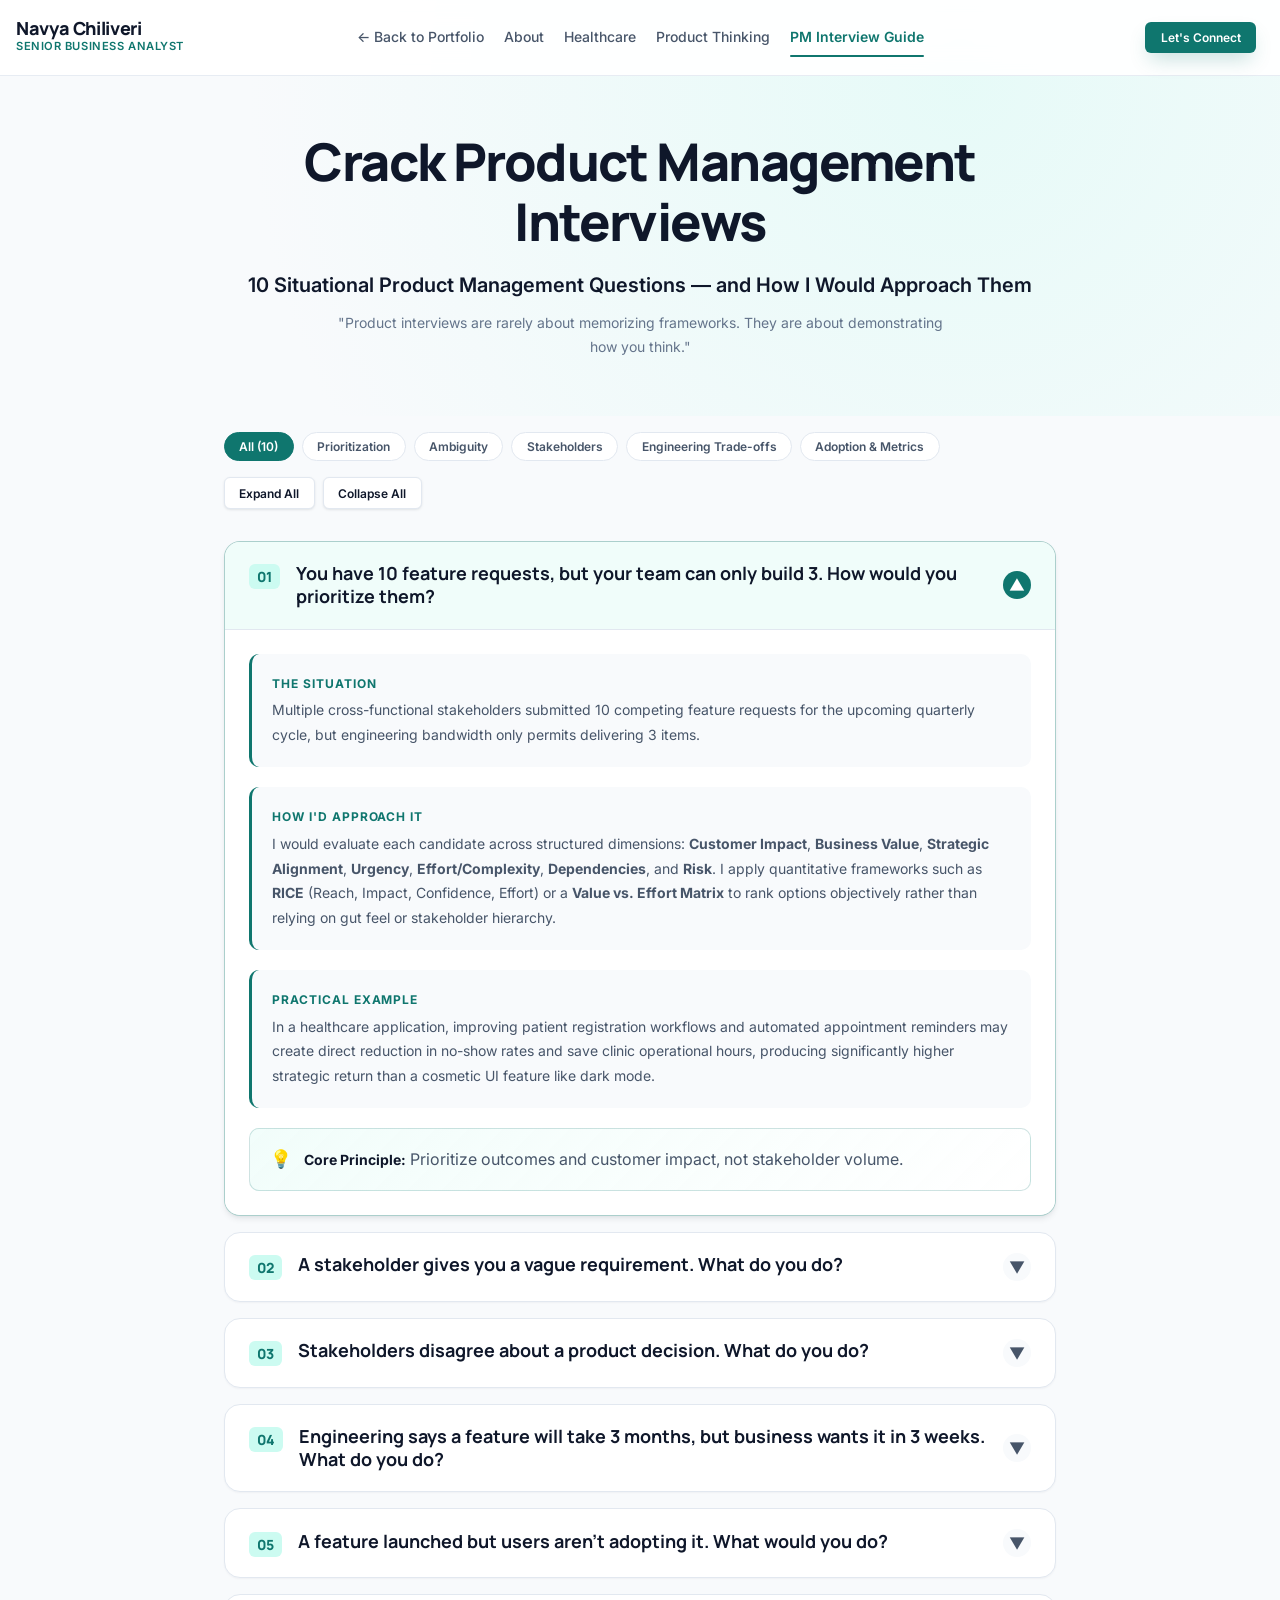
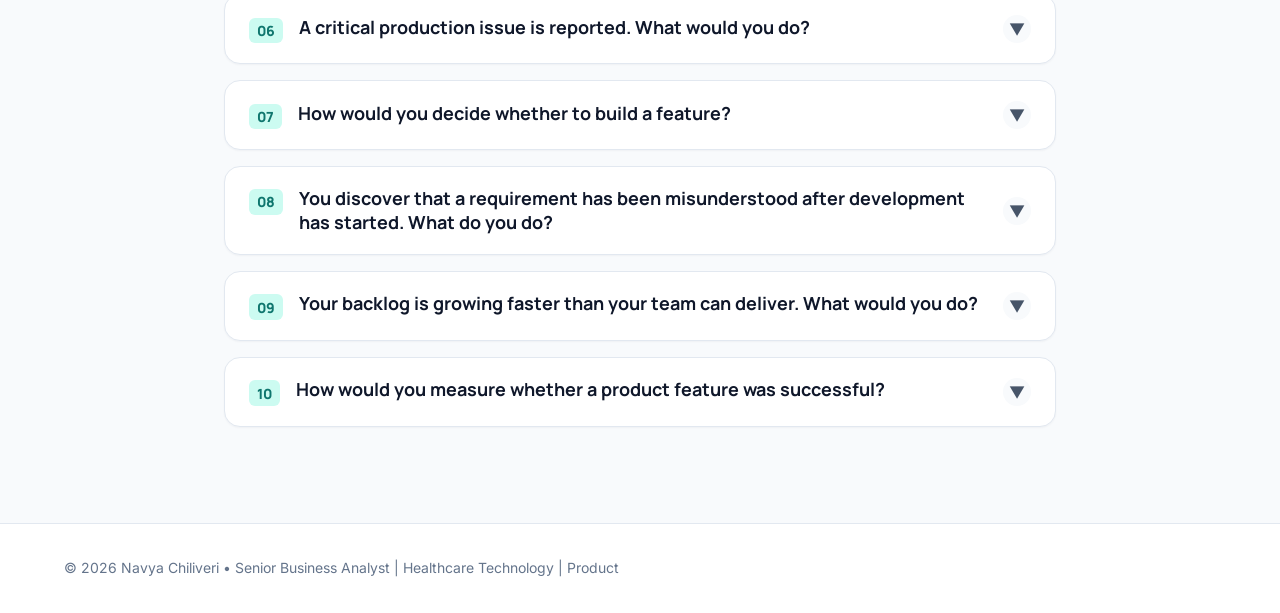
<file: interview-guide.html>
<!DOCTYPE html>
<html lang="en">
<head>
  <meta charset="UTF-8">
  <meta name="viewport" content="width=device-width, initial-scale=1.0">
  <title>Crack Product Management Interviews | Navya Chiliveri</title>
  
  <!-- SEO & Social Meta Tags -->
  <meta name="description" content="10 Situational Product Management Questions and How I Would Approach Them. Demonstrating Product Thinking, prioritization, stakeholder alignment, and outcome-focused execution by Navya Chiliveri.">
  <meta name="keywords" content="Product Management Interview, Situational PM Questions, Business Analyst to Product Owner, Product Thinking Framework, Prioritization RICE, Navya Chiliveri">
  <meta name="author" content="Navya Chiliveri">
  
  <!-- Google Fonts: Manrope & Inter -->
  <link rel="preconnect" href="https://fonts.googleapis.com">
  <link rel="preconnect" href="https://fonts.gstatic.com" crossorigin>
  <link href="https://fonts.googleapis.com/css2?family=Inter:wght@400;500;600;700&family=Manrope:wght@600;700;800&display=swap" rel="stylesheet">
  
  <!-- Stylesheets -->
  <link rel="stylesheet" href="css/variables.css">
  <link rel="stylesheet" href="css/base.css">
  <link rel="stylesheet" href="css/components.css">
  <link rel="stylesheet" href="css/sections.css">
  <link rel="stylesheet" href="css/responsive.css">
  
  <style>
    .interview-hero {
      padding-top: calc(var(--nav-height) + 3.5rem);
      padding-bottom: 3.5rem;
      background: radial-gradient(circle at 75% 20%, rgba(204, 251, 241, 0.4) 0%, rgba(248, 250, 252, 1) 70%);
      text-align: center;
    }

    .interview-search-bar {
      max-width: 680px;
      margin: 2rem auto 1.5rem;
      position: relative;
    }

    .interview-search-input {
      width: 100%;
      padding: 0.95rem 1.25rem 0.95rem 3rem;
      border: 1px solid var(--color-border);
      border-radius: var(--radius-full);
      font-size: var(--text-base);
      background: #FFFFFF;
      box-shadow: var(--shadow-sm);
      transition: all var(--transition-fast);
    }

    .interview-search-input:focus {
      border-color: var(--color-primary-teal);
      box-shadow: var(--shadow-md), 0 0 0 3px rgba(15, 118, 110, 0.15);
      outline: none;
    }

    .search-icon-pos {
      position: absolute;
      left: 1.25rem;
      top: 50%;
      transform: translateY(-50%);
      color: var(--color-text-muted);
      pointer-events: none;
    }

    .interview-controls-row {
      display: flex;
      justify-content: space-between;
      align-items: center;
      margin-bottom: 2rem;
      flex-wrap: wrap;
      gap: 1rem;
    }

    .topic-filter-group {
      display: flex;
      flex-wrap: wrap;
      gap: 0.5rem;
    }

    .topic-filter-btn {
      padding: 0.4rem 0.9rem;
      font-size: var(--text-xs);
      font-weight: 600;
      border-radius: var(--radius-full);
      border: 1px solid var(--color-border);
      background: #FFFFFF;
      color: var(--color-text-secondary);
      cursor: pointer;
      transition: all var(--transition-fast);
    }

    .topic-filter-btn:hover {
      border-color: var(--color-primary-teal);
      color: var(--color-primary-teal);
    }

    .topic-filter-btn.active {
      background: var(--color-primary-teal);
      color: #FFFFFF;
      border-color: var(--color-primary-teal);
    }

    .interview-q-body {
      display: flex;
      flex-direction: column;
      gap: 1.25rem;
    }

    .q-block {
      background: var(--color-bg-light);
      border-radius: var(--radius-md);
      padding: 1.25rem;
      border-left: 3px solid var(--color-primary-teal);
    }

    .q-block-title {
      font-size: var(--text-xs);
      text-transform: uppercase;
      letter-spacing: 0.08em;
      font-weight: 700;
      color: var(--color-primary-teal);
      margin-bottom: 0.35rem;
    }

    .q-block-text {
      font-size: var(--text-sm);
      color: var(--color-text-secondary);
      margin-bottom: 0;
      line-height: var(--lh-relaxed);
    }

    .principle-banner {
      background: linear-gradient(135deg, rgba(240, 253, 250, 0.9) 0%, rgba(255, 255, 255, 1) 100%);
      border: 1px solid var(--color-border-accent);
      border-radius: var(--radius-md);
      padding: 1rem 1.25rem;
      display: flex;
      align-items: center;
      gap: 0.75rem;
    }

    .principle-banner strong {
      color: var(--color-primary-navy);
      font-size: var(--text-sm);
    }
  </style>
</head>
<body>

  <!-- Sticky Navbar -->
  <header class="navbar" id="topNav">
    <div class="container-wide nav-container">
      <a href="index.html" class="nav-brand" aria-label="Navya Chiliveri Home">
        <span class="nav-brand-name">Navya Chiliveri</span>
        <span class="nav-brand-title">Senior Business Analyst</span>
      </a>

      <nav class="nav-links" aria-label="Main Navigation">
        <a href="index.html" class="nav-link">← Back to Portfolio</a>
        <a href="index.html#about" class="nav-link">About</a>
        <a href="index.html#healthcare" class="nav-link">Healthcare</a>
        <a href="index.html#product" class="nav-link">Product Thinking</a>
        <a href="#interview-questions" class="nav-link active">PM Interview Guide</a>
      </nav>

      <div class="nav-actions">
        <a href="index.html#contact" class="btn btn-primary btn-sm">Let's Connect</a>
      </div>
    </div>
  </header>

  <!-- Hero Header -->
  <section class="interview-hero">
    <div class="container-narrow">
      <h1 class="hero-title" style="font-size: clamp(2.25rem, 4vw + 1rem, 3.25rem); margin-bottom: 1rem;">
        Crack Product Management Interviews
      </h1>
      <p class="hero-subtitle" style="margin-bottom: 0.5rem; font-weight: 600; color: var(--color-primary-navy);">
        10 Situational Product Management Questions — and How I Would Approach Them
      </p>
      <p style="font-size: var(--text-sm); color: var(--color-text-muted); max-width: 620px; margin: 0 auto;">
        "Product interviews are rarely about memorizing frameworks. They are about demonstrating how you think."
      </p>
    </div>
  </section>

  <!-- Accordion Section -->
  <section class="section" id="interview-questions" style="padding-top: 1rem;">
    <div class="container-narrow">
      
      <!-- Filter controls -->
      <div class="interview-controls-row">
        <div class="topic-filter-group">
          <button class="topic-filter-btn active" data-topic="all">All (10)</button>
          <button class="topic-filter-btn" data-topic="prioritization">Prioritization</button>
          <button class="topic-filter-btn" data-topic="ambiguity">Ambiguity</button>
          <button class="topic-filter-btn" data-topic="alignment">Stakeholders</button>
          <button class="topic-filter-btn" data-topic="tradeoffs">Engineering Trade-offs</button>
          <button class="topic-filter-btn" data-topic="metrics">Adoption & Metrics</button>
        </div>

        <div style="display: flex; gap: 0.5rem;">
          <button class="btn btn-secondary btn-sm" id="expandAllQuestions">Expand All</button>
          <button class="btn btn-secondary btn-sm" id="collapseAllQuestions">Collapse All</button>
        </div>
      </div>

      <!-- 10 Questions Accordion List -->
      <div class="accordion-group" id="interviewAccordions">
        
        <!-- Question 01 -->
        <div class="accordion-item interview-question-item expanded" data-tags="prioritization,strategy">
          <button class="accordion-header interview-accordion-header" aria-expanded="true">
            <div class="accordion-title-wrap">
              <span class="accordion-num">01</span>
              <span class="accordion-title">You have 10 feature requests, but your team can only build 3. How would you prioritize them?</span>
            </div>
            <div class="accordion-icon">▼</div>
          </button>
          <div class="accordion-content">
            <div class="interview-q-body">
              <div class="q-block">
                <div class="q-block-title">The Situation</div>
                <p class="q-block-text">Multiple cross-functional stakeholders submitted 10 competing feature requests for the upcoming quarterly cycle, but engineering bandwidth only permits delivering 3 items.</p>
              </div>

              <div class="q-block">
                <div class="q-block-title">How I'd Approach It</div>
                <p class="q-block-text">I would evaluate each candidate across structured dimensions: <strong>Customer Impact</strong>, <strong>Business Value</strong>, <strong>Strategic Alignment</strong>, <strong>Urgency</strong>, <strong>Effort/Complexity</strong>, <strong>Dependencies</strong>, and <strong>Risk</strong>. I apply quantitative frameworks such as <strong>RICE</strong> (Reach, Impact, Confidence, Effort) or a <strong>Value vs. Effort Matrix</strong> to rank options objectively rather than relying on gut feel or stakeholder hierarchy.</p>
              </div>

              <div class="q-block">
                <div class="q-block-title">Practical Example</div>
                <p class="q-block-text">In a healthcare application, improving patient registration workflows and automated appointment reminders may create direct reduction in no-show rates and save clinic operational hours, producing significantly higher strategic return than a cosmetic UI feature like dark mode.</p>
              </div>

              <div class="principle-banner">
                <span style="color: var(--color-primary-teal); font-size: 1.1rem;">💡</span>
                <span><strong>Core Principle:</strong> Prioritize outcomes and customer impact, not stakeholder volume.</span>
              </div>
            </div>
          </div>
        </div>

        <!-- Question 02 -->
        <div class="accordion-item interview-question-item" data-tags="ambiguity,requirements">
          <button class="accordion-header interview-accordion-header" aria-expanded="false">
            <div class="accordion-title-wrap">
              <span class="accordion-num">02</span>
              <span class="accordion-title">A stakeholder gives you a vague requirement. What do you do?</span>
            </div>
            <div class="accordion-icon">▼</div>
          </button>
          <div class="accordion-content">
            <div class="interview-q-body">
              <div class="q-block">
                <div class="q-block-title">The Situation</div>
                <p class="q-block-text">A senior business leader requests: <em>"We need a better patient dashboard."</em></p>
              </div>

              <div class="q-block">
                <div class="q-block-title">How I'd Approach It</div>
                <p class="q-block-text">I resist jumping into solutions or mocking up screens immediately. Instead, I conduct discovery by clarifying fundamental questions:
                <br>• <strong>Who is the user?</strong> (Is it the patient, a caregiver, or a clinic coordinator?)
                <br>• <strong>What current problem exists?</strong> (Are patients missing appointments or unable to view test results?)
                <br>• <strong>What is the user trying to accomplish?</strong>
                <br>• <strong>What specific information do they need at a glance?</strong>
                <br>• <strong>What business outcome measures success?</strong> (Support ticket reduction? Faster portal adoption?)</p>
              </div>

              <div class="q-block">
                <div class="q-block-title">Requirement Transformation</div>
                <p class="q-block-text">I transform <em>"Build a better patient dashboard"</em> into a concrete user story and acceptance criteria: <em>"As an active patient, I need a unified home screen displaying my next appointment, unread lab results, and outstanding action items so I can manage my care without calling the clinic."</em></p>
              </div>

              <div class="principle-banner">
                <span style="color: var(--color-primary-teal); font-size: 1.1rem;">💡</span>
                <span><strong>Core Principle:</strong> Understand the problem before defining the solution.</span>
              </div>
            </div>
          </div>
        </div>

        <!-- Question 03 -->
        <div class="accordion-item interview-question-item" data-tags="alignment,stakeholders">
          <button class="accordion-header interview-accordion-header" aria-expanded="false">
            <div class="accordion-title-wrap">
              <span class="accordion-num">03</span>
              <span class="accordion-title">Stakeholders disagree about a product decision. What do you do?</span>
            </div>
            <div class="accordion-icon">▼</div>
          </button>
          <div class="accordion-content">
            <div class="interview-q-body">
              <div class="q-block">
                <div class="q-block-title">The Situation</div>
                <p class="q-block-text">Business operations wants a comprehensive, multi-field data capture form, whereas UX advocates for a minimal 2-step flow to avoid user drop-off.</p>
              </div>

              <div class="q-block">
                <div class="q-block-title">How I'd Approach It</div>
                <p class="q-block-text">I facilitate a structured alignment workshop that separates the discussion into 4 distinct buckets: <strong>Facts</strong>, <strong>Assumptions</strong>, <strong>Opinions</strong>, and <strong>Constraints</strong>. I anchor the conversation around verified user needs, core business objectives, technical feasibility, and objective data rather than seniority.</p>
              </div>

              <div class="q-block">
                <div class="q-block-title">Practical Resolution</div>
                <p class="q-block-text">Facilitate a solution around progressive disclosure: capture the essential 3 fields during onboarding to maximize conversion, and prompt for supplementary information progressively throughout the user journey or after the first successful encounter.</p>
              </div>

              <div class="principle-banner">
                <span style="color: var(--color-primary-teal); font-size: 1.1rem;">💡</span>
                <span><strong>Core Principle:</strong> Create shared understanding instead of choosing the loudest stakeholder.</span>
              </div>
            </div>
          </div>
        </div>

        <!-- Question 04 -->
        <div class="accordion-item interview-question-item" data-tags="tradeoffs,delivery">
          <button class="accordion-header interview-accordion-header" aria-expanded="false">
            <div class="accordion-title-wrap">
              <span class="accordion-num">04</span>
              <span class="accordion-title">Engineering says a feature will take 3 months, but business wants it in 3 weeks. What do you do?</span>
            </div>
            <div class="accordion-icon">▼</div>
          </button>
          <div class="accordion-content">
            <div class="interview-q-body">
              <div class="q-block">
                <div class="q-block-title">The Situation</div>
                <p class="q-block-text">A hard deadline conflict between executive business expectations and engineering complexity.</p>
              </div>

              <div class="q-block">
                <div class="q-block-title">How I'd Approach It</div>
                <p class="q-block-text">I investigate technical dependencies, identify architectural bottlenecks, and evaluate the core 20% of features that deliver 80% of immediate business value. I propose an <strong>Incremental Phased Release Strategy (MVP)</strong> rather than an all-or-nothing delivery.</p>
              </div>

              <div class="q-block">
                <div class="q-block-title">Practical Example</div>
                <p class="q-block-text">Instead of building a full-scale healthcare analytics and reporting suite in 3 weeks:
                <br>• <strong>Phase 1 (Week 3 MVP):</strong> Pre-aggregated essential PDF/CSV export reports.
                <br>• <strong>Phase 2 (Month 2):</strong> Interactive date-range filters and clinician-specific dashboard views.
                <br>• <strong>Phase 3 (Month 3):</strong> Advanced custom query builder and automated email digests.</p>
              </div>

              <div class="principle-banner">
                <span style="color: var(--color-primary-teal); font-size: 1.1rem;">💡</span>
                <span><strong>Core Principle:</strong> Reduce scope before compromising quality or team sustainability.</span>
              </div>
            </div>
          </div>
        </div>

        <!-- Question 05 -->
        <div class="accordion-item interview-question-item" data-tags="metrics,adoption">
          <button class="accordion-header interview-accordion-header" aria-expanded="false">
            <div class="accordion-title-wrap">
              <span class="accordion-num">05</span>
              <span class="accordion-title">A feature launched but users aren't adopting it. What would you do?</span>
            </div>
            <div class="accordion-icon">▼</div>
          </button>
          <div class="accordion-content">
            <div class="interview-q-body">
              <div class="q-block">
                <div class="q-block-title">The Situation</div>
                <p class="q-block-text">A major portal feature went live 30 days ago, but user telemetry shows adoption is below 15% of active users.</p>
              </div>

              <div class="q-block">
                <div class="q-block-title">How I'd Approach It</div>
                <p class="q-block-text">I diagnose the root cause across the user funnel:
                <br>1. <strong>Discoverability:</strong> Do users even know the feature exists? (Is it hidden 3 clicks deep in sub-navigation?)
                <br>2. <strong>Friction / Usability:</strong> Are users starting the workflow but dropping off due to confusing UI or errors?
                <br>3. <strong>Value Mismatch:</strong> Does the feature actually solve the user's immediate problem in their daily routine?
                <br>4. <strong>Training / Awareness:</strong> Do internal users or staff need contextual tooltips and onboarding guidance?</p>
              </div>

              <div class="q-block">
                <div class="q-block-title">Practical Example</div>
                <p class="q-block-text">If healthcare practitioners are not using a digital pre-charting feature, user interviews might reveal that the button is situated on an unrelated tab. Relocating the action directly to the main patient queue screen can boost adoption rapidly without rewriting code.</p>
              </div>

              <div class="principle-banner">
                <span style="color: var(--color-primary-teal); font-size: 1.1rem;">💡</span>
                <span><strong>Core Principle:</strong> Treat low adoption as a learning opportunity; diagnose before rebuilding.</span>
              </div>
            </div>
          </div>
        </div>

        <!-- Question 06 -->
        <div class="accordion-item interview-question-item" data-tags="tradeoffs,crisis">
          <button class="accordion-header interview-accordion-header" aria-expanded="false">
            <div class="accordion-title-wrap">
              <span class="accordion-num">06</span>
              <span class="accordion-title">A critical production issue is reported. What would you do?</span>
            </div>
            <div class="accordion-icon">▼</div>
          </button>
          <div class="accordion-content">
            <div class="interview-q-body">
              <div class="q-block">
                <div class="q-block-title">The Situation</div>
                <p class="q-block-text">An urgent incident ticket arrives during active business hours reporting a system malfunction in production.</p>
              </div>

              <div class="q-block">
                <div class="q-block-title">How I'd Approach It</div>
                <p class="q-block-text">I rapidly triage using a structured incident matrix: <strong>Impact</strong> → <strong>Severity</strong> → <strong>Number of Users Affected</strong> → <strong>Financial / Regulatory / Patient Risk</strong> → <strong>Reproducibility</strong> → <strong>Temporary Workaround</strong>. I establish clear communication cadence with stakeholders and assist engineering in isolating business logic failures.</p>
              </div>

              <div class="q-block">
                <div class="q-block-title">Practical Example</div>
                <p class="q-block-text">A failure in patient appointment confirmation notifications immediately impacts hundreds of clinic schedules and takes priority over minor layout bugs on an account settings page.</p>
              </div>

              <div class="principle-banner">
                <span style="color: var(--color-primary-teal); font-size: 1.1rem;">💡</span>
                <span><strong>Core Principle:</strong> Prioritize calmly based on user impact, safety, and business risk.</span>
              </div>
            </div>
          </div>
        </div>

        <!-- Question 07 -->
        <div class="accordion-item interview-question-item" data-tags="strategy,prioritization">
          <button class="accordion-header interview-accordion-header" aria-expanded="false">
            <div class="accordion-title-wrap">
              <span class="accordion-num">07</span>
              <span class="accordion-title">How would you decide whether to build a feature?</span>
            </div>
            <div class="accordion-icon">▼</div>
          </button>
          <div class="accordion-content">
            <div class="interview-q-body">
              <div class="q-block">
                <div class="q-block-title">How I'd Approach It</div>
                <p class="q-block-text">I run a validation filter across 6 key questions:
                <br>1. What specific user problem does this solve?
                <br>2. How frequently does this problem occur, and for how many users?
                <br>3. Does solving this align with our product vision and business OKRs?
                <br>4. Can users solve this today with existing features or lightweight operational workarounds?
                <br>5. What are the total build, maintenance, and opportunity costs?
                <br>6. How will we definitively measure success?</p>
              </div>

              <div class="q-block">
                <div class="q-block-title">Practical Example</div>
                <p class="q-block-text">Before allocating 2 sprint cycles to build a custom complex data export engine, research which 3 summary metrics managers actually inspect weekly. Delivering a focused lightweight email digest may satisfy 95% of the need at 10% of the build cost.</p>
              </div>

              <div class="principle-banner">
                <span style="color: var(--color-primary-teal); font-size: 1.1rem;">💡</span>
                <span><strong>Core Principle:</strong> Validate the problem before investing in the solution.</span>
              </div>
            </div>
          </div>
        </div>

        <!-- Question 08 -->
        <div class="accordion-item interview-question-item" data-tags="ambiguity,delivery">
          <button class="accordion-header interview-accordion-header" aria-expanded="false">
            <div class="accordion-title-wrap">
              <span class="accordion-num">08</span>
              <span class="accordion-title">You discover that a requirement has been misunderstood after development has started. What do you do?</span>
            </div>
            <div class="accordion-icon">▼</div>
          </button>
          <div class="accordion-content">
            <div class="interview-q-body">
              <div class="q-block">
                <div class="q-block-title">The Situation</div>
                <p class="q-block-text">Mid-sprint, developer inquiries reveal that a core business rule was interpreted differently than intended.</p>
              </div>

              <div class="q-block">
                <div class="q-block-title">How I'd Approach It</div>
                <p class="q-block-text">I pause unverified coding immediately to prevent compounded rework. I rapidly determine:
                <br>• What exact gap exists between business expectation and current technical build?
                <br>• How much work is already completed and salvageable?
                <br>• What is the sprint impact?
                <br>I convene a 15-minute alignment sync with the tech lead and business owner, update the acceptance criteria in the ticket, and document the resolution clearly.</p>
              </div>

              <div class="q-block">
                <div class="q-block-title">Practical Example</div>
                <p class="q-block-text">If a workshop job-card approval workflow was built for a single manager approval but corporate policy mandates secondary sign-off for repairs exceeding $1,000, update the rule specification immediately and calibrate whether the delta fits in the sprint or forms a fast-follow story.</p>
              </div>

              <div class="principle-banner">
                <span style="color: var(--color-primary-teal); font-size: 1.1rem;">💡</span>
                <span><strong>Core Principle:</strong> Surface ambiguity early rather than allowing incorrect work to continue.</span>
              </div>
            </div>
          </div>
        </div>

        <!-- Question 09 -->
        <div class="accordion-item interview-question-item" data-tags="prioritization,backlog">
          <button class="accordion-header interview-accordion-header" aria-expanded="false">
            <div class="accordion-title-wrap">
              <span class="accordion-num">09</span>
              <span class="accordion-title">Your backlog is growing faster than your team can deliver. What would you do?</span>
            </div>
            <div class="accordion-icon">▼</div>
          </button>
          <div class="accordion-content">
            <div class="interview-q-body">
              <div class="q-block">
                <div class="q-block-title">The Situation</div>
                <p class="q-block-text">The backlog contains 150+ tickets and requests keep piling up each week from stakeholders.</p>
              </div>

              <div class="q-block">
                <div class="q-block-title">How I'd Approach It</div>
                <p class="q-block-text">I run a rigorous backlog grooming and triage session to categorize items into 4 clear buckets: <strong>Now</strong> (Current/Next Sprint), <strong>Next</strong> (Upcoming Quarter OKR drivers), <strong>Later</strong> (Valid ideas without near-term alignment), and <strong>Won't Do / Archive</strong>. I establish a transparent intake process requiring new requests to state the business problem and expected metric impact.</p>
              </div>

              <div class="q-block">
                <div class="q-block-title">Practical Example</div>
                <p class="q-block-text">In an enterprise backlog with 100+ requests, analyzing tickets often reveals that only 15 directly support the current strategic milestone. Archiving stale tickets restores team focus and eliminates backlog noise.</p>
              </div>

              <div class="principle-banner">
                <span style="color: var(--color-primary-teal); font-size: 1.1rem;">💡</span>
                <span><strong>Core Principle:</strong> A backlog is a prioritized roadmap tool, not a storage room for every idea.</span>
              </div>
            </div>
          </div>
        </div>

        <!-- Question 10 -->
        <div class="accordion-item interview-question-item" data-tags="metrics,strategy">
          <button class="accordion-header interview-accordion-header" aria-expanded="false">
            <div class="accordion-title-wrap">
              <span class="accordion-num">10</span>
              <span class="accordion-title">How would you measure whether a product feature was successful?</span>
            </div>
            <div class="accordion-icon">▼</div>
          </button>
          <div class="accordion-content">
            <div class="interview-q-body">
              <div class="q-block">
                <div class="q-block-title">How I'd Approach It</div>
                <p class="q-block-text">I define success metrics <strong>before writing requirements</strong>, categorized across quantitative and qualitative indicators:
                <br>• <strong>Adoption & Reach:</strong> Percentage of target users who use the feature weekly.
                <br>• <strong>Task Completion Rate:</strong> Did users successfully finish the intended workflow?
                <br>• <strong>Efficiency / Time-to-Task:</strong> Did the new workflow reduce processing latency?
                <br>• <strong>Quality & Support:</strong> Did support tickets, error rates, or rework decrease?
                <br>• <strong>Business Impact:</strong> Cost reduction, revenue expansion, or compliance accuracy.</p>
              </div>

              <div class="q-block">
                <div class="q-block-title">Practical Example</div>
                <p class="q-block-text">For a digital clinical appointment booking feature, success is measured by: 85%+ booking completion rate, reduction in clinic phone inquiries by 40%, and reduction in average scheduling time from 6 minutes to 90 seconds—rather than simply celebrating that the code was deployed on time.</p>
              </div>

              <div class="principle-banner">
                <span style="color: var(--color-primary-teal); font-size: 1.1rem;">💡</span>
                <span><strong>Core Principle:</strong> Measure outcomes, not output.</span>
              </div>
            </div>
          </div>
        </div>

      </div>
    </div>
  </section>


  <!-- Footer -->
  <footer class="footer">
    <div class="container text-center">
      <p style="font-size: var(--text-sm); color: var(--color-text-muted); margin-bottom: 0;">
        © 2026 Navya Chiliveri • Senior Business Analyst | Healthcare Technology | Product
      </p>
    </div>
  </footer>

  <!-- Scripts -->
  <script src="js/interview.js"></script>
</body>
</html>
</file>
<file: css/variables.css>
/* ==========================================================================
   Design Tokens & CSS Variables
   Navya Chiliveri — Portfolio & Product Showcase
   ========================================================================== */

:root {
  /* Brand Color Palette */
  --color-primary-navy: #0F172A;     /* Headings, high emphasis text, dark accents */
  --color-primary-teal: #0F766E;     /* Primary CTA, active states, key highlights */
  --color-cta-hover: #115E59;        /* CTA hover state */
  --color-accent-teal: #14B8A6;      /* Bright teal for badges, icons, decorative */
  --color-accent-teal-light: #CCFBF1;/* Soft teal background tint */
  --color-accent-teal-subtle: #F0FDFA;/* Very light teal background tint */
  
  --color-bg-light: #F8FAFC;         /* Main website soft off-white background */
  --color-bg-card: #FFFFFF;          /* Elevated card background */
  --color-bg-card-alt: #F1F5F9;      /* Subtle secondary card background */
  
  --color-text-primary: #0F172A;     /* Dominant heading and text color */
  --color-text-secondary: #475569;   /* Body text, slate color */
  --color-text-muted: #64748B;       /* Secondary details, captions */
  --color-text-subtle: #94A3B8;      /* Footnotes, timestamps */
  --color-border: #E2E8F0;           /* Clean card and divider borders */
  --color-border-hover: #CBD5E1;     /* Border on interactive hover */
  --color-border-accent: rgba(15, 118, 110, 0.2);

  /* Typography */
  --font-heading: 'Manrope', -apple-system, BlinkMacSystemFont, 'Segoe UI', Roboto, sans-serif;
  --font-body: 'Inter', -apple-system, BlinkMacSystemFont, 'Segoe UI', Roboto, sans-serif;
  
  /* Type Scale */
  --text-xs: 0.75rem;    /* 12px */
  --text-sm: 0.875rem;   /* 14px */
  --text-base: 1rem;     /* 16px */
  --text-lg: 1.125rem;   /* 18px */
  --text-xl: 1.25rem;    /* 20px */
  --text-2xl: 1.5rem;    /* 24px */
  --text-3xl: 1.875rem;  /* 30px */
  --text-4xl: 2.25rem;   /* 36px */
  --text-5xl: 3rem;      /* 48px */
  --text-6xl: 3.75rem;   /* 60px */

  /* Line Heights */
  --lh-tight: 1.15;
  --lh-snug: 1.3;
  --lh-normal: 1.6;
  --lh-relaxed: 1.75;

  /* Elevations & Shadows */
  --shadow-xs: 0 1px 2px 0 rgba(15, 23, 42, 0.04);
  --shadow-sm: 0 1px 3px 0 rgba(15, 23, 42, 0.08), 0 1px 2px -1px rgba(15, 23, 42, 0.08);
  --shadow-md: 0 4px 6px -1px rgba(15, 23, 42, 0.08), 0 2px 4px -2px rgba(15, 23, 42, 0.06);
  --shadow-lg: 0 10px 15px -3px rgba(15, 23, 42, 0.08), 0 4px 6px -4px rgba(15, 23, 42, 0.04);
  --shadow-xl: 0 20px 25px -5px rgba(15, 23, 42, 0.08), 0 8px 10px -6px rgba(15, 23, 42, 0.04);
  --shadow-teal: 0 10px 20px -5px rgba(15, 118, 110, 0.25);
  --shadow-card-hover: 0 14px 28px -6px rgba(15, 23, 42, 0.1), 0 10px 10px -5px rgba(15, 23, 42, 0.04);

  /* Border Radii */
  --radius-xs: 4px;
  --radius-sm: 6px;
  --radius-md: 10px;
  --radius-lg: 16px;
  --radius-xl: 24px;
  --radius-full: 9999px;

  /* Transitions */
  --transition-fast: 150ms cubic-bezier(0.4, 0, 0.2, 1);
  --transition-base: 250ms cubic-bezier(0.4, 0, 0.2, 1);
  --transition-smooth: 400ms cubic-bezier(0.16, 1, 0.3, 1);

  /* Layout */
  --max-width: 1200px;
  --max-width-wide: 1320px;
  --max-width-narrow: 880px;
  --nav-height: 76px;
  --section-spacing: 96px;
  --section-spacing-mobile: 64px;
}
</file>
<file: css/base.css>
/* ==========================================================================
   Base Styles, Typography & Reset
   Navya Chiliveri — Portfolio & Product Showcase
   ========================================================================== */

/* Modern CSS Reset */
*, *::before, *::after {
  box-sizing: border-box;
  margin: 0;
  padding: 0;
}

html {
  font-size: 16px;
  scroll-behavior: smooth;
  -webkit-text-size-adjust: 100%;
  text-rendering: optimizeLegibility;
}

body {
  font-family: var(--font-body);
  font-weight: 400;
  font-size: var(--text-base);
  line-height: var(--lh-normal);
  color: var(--color-text-secondary);
  background-color: var(--color-bg-light);
  min-height: 100vh;
  overflow-x: hidden;
  -webkit-font-smoothing: antialiased;
  -moz-osx-font-smoothing: grayscale;
}

/* Typography Hierarchy */
h1, h2, h3, h4, h5, h6 {
  font-family: var(--font-heading);
  color: var(--color-primary-navy);
  line-height: var(--lh-tight);
  letter-spacing: -0.02em;
  font-weight: 700;
}

h1 {
  font-size: clamp(2.25rem, 4vw + 1rem, var(--text-5xl));
  font-weight: 800;
  letter-spacing: -0.03em;
}

h2 {
  font-size: clamp(1.75rem, 3vw + 0.5rem, var(--text-3xl));
  font-weight: 700;
}

h3 {
  font-size: clamp(1.25rem, 2vw + 0.25rem, var(--text-2xl));
  font-weight: 700;
}

h4 {
  font-size: var(--text-xl);
  font-weight: 600;
}

p {
  margin-bottom: 1rem;
  color: var(--color-text-secondary);
  line-height: var(--lh-relaxed);
}

p:last-child {
  margin-bottom: 0;
}

a {
  color: var(--color-primary-teal);
  text-decoration: none;
  transition: color var(--transition-fast), border-color var(--transition-fast);
}

a:hover {
  color: var(--color-cta-hover);
}

img, svg {
  display: block;
  max-width: 100%;
  height: auto;
}

button, input, textarea, select {
  font-family: inherit;
  font-size: inherit;
  color: inherit;
}

ul, ol {
  list-style: none;
}

/* Layout Utilities */
.container {
  width: 100%;
  max-width: var(--max-width);
  margin-left: auto;
  margin-right: auto;
  padding-left: 1.5rem;
  padding-right: 1.5rem;
}

.container-wide {
  width: 100%;
  max-width: var(--max-width-wide);
  margin-left: auto;
  margin-right: auto;
  padding-left: 1.5rem;
  padding-right: 1.5rem;
}

.container-narrow {
  width: 100%;
  max-width: var(--max-width-narrow);
  margin-left: auto;
  margin-right: auto;
  padding-left: 1.5rem;
  padding-right: 1.5rem;
}

.section {
  padding-top: var(--section-spacing);
  padding-bottom: var(--section-spacing);
  position: relative;
}

.section-alt {
  background-color: var(--color-bg-card);
  border-top: 1px solid var(--color-border);
  border-bottom: 1px solid var(--color-border);
}

.section-tint {
  background: linear-gradient(180deg, rgba(240, 253, 250, 0.6) 0%, rgba(248, 250, 252, 0.8) 100%);
}

/* Section Header Structure */
.section-header {
  margin-bottom: 3.5rem;
}

.section-header.text-center {
  text-align: center;
  max-width: 780px;
  margin-left: auto;
  margin-right: auto;
}

.section-tag {
  display: inline-flex;
  align-items: center;
  gap: 0.5rem;
  padding: 0.35rem 0.85rem;
  font-family: var(--font-body);
  font-size: var(--text-xs);
  font-weight: 600;
  text-transform: uppercase;
  letter-spacing: 0.08em;
  color: var(--color-primary-teal);
  background-color: var(--color-accent-teal-light);
  border-radius: var(--radius-full);
  margin-bottom: 1rem;
}

.section-title {
  font-size: clamp(1.85rem, 3.5vw, 2.5rem);
  font-weight: 800;
  color: var(--color-primary-navy);
  margin-bottom: 1rem;
  line-height: var(--lh-snug);
}

.section-subtitle {
  font-size: var(--text-lg);
  color: var(--color-text-secondary);
  line-height: var(--lh-relaxed);
  max-width: 720px;
}

.section-header.text-center .section-subtitle {
  margin-left: auto;
  margin-right: auto;
}

/* Accessibility */
.sr-only {
  position: absolute;
  width: 1px;
  height: 1px;
  padding: 0;
  margin: -1px;
  overflow: hidden;
  clip: rect(0, 0, 0, 0);
  white-space: nowrap;
  border-width: 0;
}

:focus-visible {
  outline: 2px solid var(--color-accent-teal);
  outline-offset: 2px;
}
</file>
<file: css/components.css>
/* ==========================================================================
   Component Styles
   Navya Chiliveri — Portfolio & Product Showcase
   ========================================================================== */

/* --------------------------------------------------------------------------
   Buttons & Links
   -------------------------------------------------------------------------- */
.btn {
  display: inline-flex;
  align-items: center;
  justify-content: center;
  gap: 0.5rem;
  font-family: var(--font-body);
  font-weight: 600;
  font-size: var(--text-sm);
  padding: 0.75rem 1.5rem;
  border-radius: var(--radius-md);
  border: 1px solid transparent;
  cursor: pointer;
  transition: all var(--transition-base);
  text-decoration: none;
  white-space: nowrap;
  line-height: 1.25;
}

.btn:hover {
  transform: translateY(-2px);
}

.btn:active {
  transform: translateY(0);
}

.btn-primary {
  background-color: var(--color-primary-teal);
  color: #FFFFFF;
  box-shadow: var(--shadow-teal);
}

.btn-primary:hover {
  background-color: var(--color-cta-hover);
  color: #FFFFFF;
  box-shadow: 0 12px 24px -6px rgba(15, 118, 110, 0.35);
}

.btn-secondary {
  background-color: #FFFFFF;
  color: var(--color-primary-navy);
  border-color: var(--color-border);
  box-shadow: var(--shadow-sm);
}

.btn-secondary:hover {
  background-color: var(--color-bg-light);
  border-color: var(--color-border-hover);
  color: var(--color-primary-navy);
  box-shadow: var(--shadow-md);
}

.btn-outline {
  background-color: transparent;
  color: var(--color-primary-teal);
  border-color: var(--color-primary-teal);
}

.btn-outline:hover {
  background-color: var(--color-accent-teal-light);
  color: var(--color-cta-hover);
}

.btn-link {
  background: none;
  border: none;
  padding: 0;
  color: var(--color-primary-teal);
  font-weight: 600;
  display: inline-flex;
  align-items: center;
  gap: 0.35rem;
  cursor: pointer;
}

.btn-link:hover {
  color: var(--color-cta-hover);
  transform: translateX(3px);
}

.btn-lg {
  padding: 0.95rem 1.85rem;
  font-size: var(--text-base);
  border-radius: var(--radius-md);
}

.btn-sm {
  padding: 0.45rem 0.9rem;
  font-size: var(--text-xs);
  border-radius: var(--radius-sm);
}

/* --------------------------------------------------------------------------
   Badges & Pills
   -------------------------------------------------------------------------- */
.badge {
  display: inline-flex;
  align-items: center;
  gap: 0.375rem;
  padding: 0.3rem 0.75rem;
  font-size: var(--text-xs);
  font-weight: 600;
  border-radius: var(--radius-full);
  line-height: 1.2;
}

.badge-teal {
  background-color: var(--color-accent-teal-light);
  color: var(--color-cta-hover);
}

.badge-navy {
  background-color: rgba(15, 23, 42, 0.08);
  color: var(--color-primary-navy);
}

.badge-outline {
  background-color: transparent;
  border: 1px solid var(--color-border);
  color: var(--color-text-secondary);
}

.badge-pulse {
  position: relative;
}

.badge-pulse::before {
  content: '';
  display: inline-block;
  width: 6px;
  height: 6px;
  border-radius: 50%;
  background-color: var(--color-accent-teal);
  box-shadow: 0 0 0 0 rgba(20, 184, 166, 0.7);
  animation: pulse 2s infinite;
}

@keyframes pulse {
  0% { box-shadow: 0 0 0 0 rgba(20, 184, 166, 0.7); }
  70% { box-shadow: 0 0 0 6px rgba(20, 184, 166, 0); }
  100% { box-shadow: 0 0 0 0 rgba(20, 184, 166, 0); }
}

/* --------------------------------------------------------------------------
   Cards
   -------------------------------------------------------------------------- */
.card {
  background-color: var(--color-bg-card);
  border: 1px solid var(--color-border);
  border-radius: var(--radius-lg);
  padding: 2rem;
  box-shadow: var(--shadow-sm);
  transition: transform var(--transition-base), box-shadow var(--transition-base), border-color var(--transition-base);
}

.card:hover {
  box-shadow: var(--shadow-card-hover);
  border-color: var(--color-border-hover);
  transform: translateY(-4px);
}

.card-interactive {
  cursor: pointer;
}

/* --------------------------------------------------------------------------
   Metric Counter Cards
   -------------------------------------------------------------------------- */
.metric-card {
  background: var(--color-bg-card);
  border: 1px solid var(--color-border);
  border-radius: var(--radius-lg);
  padding: 1.75rem 1.5rem;
  text-align: center;
  box-shadow: var(--shadow-sm);
  transition: all var(--transition-base);
  display: flex;
  flex-direction: column;
  justify-content: center;
  position: relative;
  overflow: hidden;
}

.metric-card::after {
  content: '';
  position: absolute;
  top: 0;
  left: 0;
  right: 0;
  height: 3px;
  background: linear-gradient(90deg, var(--color-primary-teal), var(--color-accent-teal));
  opacity: 0;
  transition: opacity var(--transition-fast);
}

.metric-card:hover {
  transform: translateY(-4px);
  box-shadow: var(--shadow-md);
  border-color: rgba(15, 118, 110, 0.3);
}

.metric-card:hover::after {
  opacity: 1;
}

.metric-number {
  font-family: var(--font-heading);
  font-size: clamp(2rem, 3.5vw, 2.75rem);
  font-weight: 800;
  color: var(--color-primary-navy);
  line-height: 1.1;
  margin-bottom: 0.5rem;
  letter-spacing: -0.02em;
}

.metric-label {
  font-family: var(--font-body);
  font-size: var(--text-sm);
  font-weight: 600;
  color: var(--color-text-secondary);
  line-height: var(--lh-snug);
}

.metric-detail {
  font-size: var(--text-xs);
  color: var(--color-text-muted);
  margin-top: 0.5rem;
}

/* --------------------------------------------------------------------------
   Workflow Pipeline Visualizer
   -------------------------------------------------------------------------- */
.workflow-pipeline {
  display: flex;
  align-items: center;
  justify-content: space-between;
  flex-wrap: wrap;
  gap: 0.75rem;
  padding: 1.25rem;
  background: #FFFFFF;
  border: 1px solid var(--color-border);
  border-radius: var(--radius-lg);
  box-shadow: var(--shadow-sm);
}

.workflow-node {
  display: flex;
  align-items: center;
  gap: 0.5rem;
  padding: 0.6rem 1rem;
  background: var(--color-bg-light);
  border: 1px solid var(--color-border);
  border-radius: var(--radius-md);
  font-size: var(--text-xs);
  font-weight: 600;
  color: var(--color-primary-navy);
  transition: all var(--transition-fast);
  white-space: nowrap;
}

.workflow-node:hover {
  background: var(--color-accent-teal-subtle);
  border-color: var(--color-accent-teal);
  color: var(--color-primary-teal);
  transform: translateY(-2px);
}

.workflow-node .node-idx {
  display: inline-flex;
  align-items: center;
  justify-content: center;
  width: 20px;
  height: 20px;
  border-radius: 50%;
  background: var(--color-accent-teal-light);
  color: var(--color-primary-teal);
  font-size: 10px;
  font-weight: 700;
}

.workflow-arrow {
  color: var(--color-accent-teal);
  font-weight: 700;
  display: flex;
  align-items: center;
  font-size: 0.9rem;
}

/* --------------------------------------------------------------------------
   Interactive Toggle Switchers
   -------------------------------------------------------------------------- */
.interactive-toggle {
  display: inline-flex;
  background: var(--color-bg-light);
  border: 1px solid var(--color-border);
  padding: 0.35rem;
  border-radius: var(--radius-full);
  gap: 0.25rem;
}

.toggle-opt {
  padding: 0.5rem 1.25rem;
  font-size: var(--text-sm);
  font-weight: 600;
  border-radius: var(--radius-full);
  border: none;
  background: transparent;
  color: var(--color-text-secondary);
  cursor: pointer;
  transition: all var(--transition-base);
}

.toggle-opt.active {
  background: #FFFFFF;
  color: var(--color-primary-teal);
  box-shadow: var(--shadow-sm);
}

/* --------------------------------------------------------------------------
   Quotes & Testimonials
   -------------------------------------------------------------------------- */
.quote-card {
  background: var(--color-bg-card);
  border: 1px solid var(--color-border);
  border-radius: var(--radius-xl);
  padding: 2.5rem;
  box-shadow: var(--shadow-md);
  position: relative;
  display: flex;
  flex-direction: column;
  justify-content: space-between;
  height: 100%;
}

.quote-icon {
  position: absolute;
  top: 1.5rem;
  right: 1.75rem;
  width: 42px;
  height: 42px;
  opacity: 0.15;
  color: var(--color-primary-teal);
}

.quote-text {
  font-family: var(--font-heading);
  font-size: var(--text-xl);
  font-weight: 600;
  color: var(--color-primary-navy);
  line-height: var(--lh-snug);
  margin-bottom: 1.5rem;
  position: relative;
  z-index: 1;
}

.quote-author {
  display: flex;
  align-items: center;
  gap: 1rem;
  border-top: 1px solid var(--color-border);
  padding-top: 1.5rem;
  margin-top: auto;
}

.author-avatar {
  width: 48px;
  height: 48px;
  border-radius: 50%;
  background: var(--color-accent-teal-light);
  color: var(--color-primary-teal);
  display: flex;
  align-items: center;
  justify-content: center;
  font-weight: 700;
  font-family: var(--font-heading);
  font-size: var(--text-lg);
  border: 2px solid #FFFFFF;
  box-shadow: var(--shadow-xs);
}

.author-info h4 {
  font-size: var(--text-base);
  margin-bottom: 0.15rem;
}

.author-info p {
  font-size: var(--text-xs);
  color: var(--color-text-muted);
  margin-bottom: 0;
}

/* --------------------------------------------------------------------------
   Accordions (Interview Q&A)
   -------------------------------------------------------------------------- */
.accordion-group {
  display: flex;
  flex-direction: column;
  gap: 1rem;
}

.accordion-item {
  background: var(--color-bg-card);
  border: 1px solid var(--color-border);
  border-radius: var(--radius-lg);
  overflow: hidden;
  box-shadow: var(--shadow-xs);
  transition: all var(--transition-fast);
}

.accordion-item:hover {
  border-color: var(--color-border-hover);
}

.accordion-item.expanded {
  border-color: rgba(15, 118, 110, 0.35);
  box-shadow: var(--shadow-md);
}

.accordion-header {
  width: 100%;
  display: flex;
  align-items: center;
  justify-content: space-between;
  padding: 1.25rem 1.5rem;
  background: none;
  border: none;
  text-align: left;
  cursor: pointer;
  gap: 1rem;
  transition: background-color var(--transition-fast);
}

.accordion-header:hover {
  background-color: var(--color-bg-light);
}

.accordion-item.expanded .accordion-header {
  background-color: var(--color-accent-teal-subtle);
}

.accordion-title-wrap {
  display: flex;
  align-items: flex-start;
  gap: 1rem;
}

.accordion-num {
  font-family: var(--font-heading);
  font-size: var(--text-sm);
  font-weight: 800;
  color: var(--color-primary-teal);
  background: var(--color-accent-teal-light);
  padding: 0.2rem 0.5rem;
  border-radius: var(--radius-sm);
  margin-top: 2px;
}

.accordion-title {
  font-family: var(--font-heading);
  font-size: var(--text-lg);
  font-weight: 700;
  color: var(--color-primary-navy);
  line-height: var(--lh-snug);
}

.accordion-icon {
  width: 28px;
  height: 28px;
  min-width: 28px;
  border-radius: 50%;
  background: var(--color-bg-light);
  display: flex;
  align-items: center;
  justify-content: center;
  color: var(--color-text-secondary);
  transition: transform var(--transition-base), background-color var(--transition-base), color var(--transition-base);
}

.accordion-item.expanded .accordion-icon {
  transform: rotate(180deg);
  background: var(--color-primary-teal);
  color: #FFFFFF;
}

.accordion-content {
  display: none;
  padding: 1.5rem;
  border-top: 1px solid var(--color-border);
  background: #FFFFFF;
  animation: fadeIn 0.3s ease;
}

.accordion-item.expanded .accordion-content {
  display: block;
}

@keyframes fadeIn {
  from { opacity: 0; transform: translateY(-4px); }
  to { opacity: 1; transform: translateY(0); }
}

/* --------------------------------------------------------------------------
   Modal Dialogs
   -------------------------------------------------------------------------- */
.modal-backdrop {
  position: fixed;
  top: 0;
  left: 0;
  width: 100vw;
  height: 100vh;
  background: rgba(15, 23, 42, 0.6);
  backdrop-filter: blur(4px);
  z-index: 1000;
  display: none;
  align-items: center;
  justify-content: center;
  padding: 1.5rem;
  opacity: 0;
  transition: opacity var(--transition-base);
}

.modal-backdrop.active {
  display: flex;
  opacity: 1;
}

.modal-container {
  background: #FFFFFF;
  border-radius: var(--radius-xl);
  max-width: 780px;
  width: 100%;
  max-height: 85vh;
  overflow-y: auto;
  padding: 2.5rem;
  position: relative;
  box-shadow: var(--shadow-xl);
  transform: translateY(20px);
  transition: transform var(--transition-base);
}

.modal-backdrop.active .modal-container {
  transform: translateY(0);
}

.modal-close-btn {
  position: absolute;
  top: 1.25rem;
  right: 1.25rem;
  background: var(--color-bg-light);
  border: 1px solid var(--color-border);
  border-radius: 50%;
  width: 36px;
  height: 36px;
  display: flex;
  align-items: center;
  justify-content: center;
  cursor: pointer;
  color: var(--color-text-secondary);
  transition: all var(--transition-fast);
}

.modal-close-btn:hover {
  background: var(--color-primary-navy);
  color: #FFFFFF;
}

/* --------------------------------------------------------------------------
   Toast / Notification Tooltips
   -------------------------------------------------------------------------- */
.toast-notification {
  position: fixed;
  bottom: 2rem;
  right: 2rem;
  background: var(--color-primary-navy);
  color: #FFFFFF;
  padding: 0.85rem 1.5rem;
  border-radius: var(--radius-md);
  font-size: var(--text-sm);
  font-weight: 500;
  box-shadow: var(--shadow-lg);
  z-index: 1100;
  display: flex;
  align-items: center;
  gap: 0.75rem;
  transform: translateY(100px);
  opacity: 0;
  transition: all var(--transition-smooth);
}

.toast-notification.show {
  transform: translateY(0);
  opacity: 1;
}

/* ==========================================================================
   Blog Section / AI in Business Analysis
   ========================================================================== */

.blog-series-title {
  font-family: var(--font-heading);
  font-size: 3rem; /* 48px */
  font-weight: 700;
  color: var(--color-primary-navy);
  margin-bottom: 0.5rem;
}

.blog-subtitle {
  font-size: 1.125rem; /* 18px */
  font-weight: 400;
  color: var(--color-text-body);
  max-width: 800px;
  margin: 0 auto;
}

.blog-grid {
  display: grid;
  grid-template-columns: repeat(2, 1fr);
  gap: 2.5rem;
}

.blog-card {
  background: var(--color-bg-card);
  border: 1px solid var(--color-border);
  border-radius: var(--radius-xl);
  padding: 2.5rem;
  box-shadow: var(--shadow-sm);
  transition: box-shadow var(--transition-base), transform var(--transition-base);
  display: flex;
  flex-direction: column;
  gap: 1.5rem;
}

.blog-card:hover {
  box-shadow: var(--shadow-lg);
  transform: translateY(-2px);
  border-color: rgba(15, 118, 110, 0.2);
}

.blog-card-header {
  display: flex;
  flex-direction: column;
  gap: 0.25rem;
}

.blog-card-num {
  font-family: var(--font-mono);
  font-size: 0.875rem; /* 14px */
  font-weight: 600;
  color: var(--color-primary-teal);
  letter-spacing: 0.05em;
}

.blog-card-title {
  font-family: var(--font-heading);
  font-size: 1.75rem; /* 28px */
  font-weight: 700;
  color: var(--color-primary-navy);
  line-height: 1.2;
  margin: 0;
}

.blog-question-box {
  background: var(--color-bg-light);
  padding: 1.25rem;
  border-left: 4px solid var(--color-primary-teal);
  border-radius: 0 var(--radius-md) var(--radius-md) 0;
}

.blog-question {
  font-family: var(--font-heading);
  font-size: 1.25rem; /* 20px */
  font-weight: 600;
  color: var(--color-primary-navy);
  margin: 0;
}

.blog-compare-grid {
  display: grid;
  grid-template-columns: 1fr 1fr;
  gap: 1.5rem;
}

.blog-compare-col p {
  font-size: 1rem; /* 16px */
  font-weight: 500;
  color: var(--color-text-body);
  margin: 0;
  line-height: 1.6;
}

.blog-label {
  display: inline-block;
  font-size: 0.75rem; /* 12px */
  font-weight: 700;
  text-transform: uppercase;
  color: var(--color-text-muted);
  letter-spacing: 0.08em;
  margin-bottom: 0.5rem;
}

.blog-compare-col.ai .blog-label {
  color: var(--color-primary-teal);
}

.blog-usecase {
  background: #f8fafc;
  border: 1px solid var(--color-border);
  border-radius: var(--radius-md);
  padding: 1.5rem;
}

.blog-usecase p, .blog-usecase ul {
  font-size: 0.9375rem; /* 15px */
  font-weight: 400;
  color: var(--color-text-body);
  margin-bottom: 0.5rem;
  line-height: 1.6;
}

.blog-usecase p:last-child {
  margin-bottom: 0;
}

.blog-key-idea {
  margin-top: auto;
  padding-top: 1.5rem;
  border-top: 1px solid var(--color-border);
}

.blog-key-idea p {
  font-size: 1rem; /* 16px */
  font-weight: 600;
  color: var(--color-primary-navy);
  margin: 0;
}

.section-eyebrow {
  display: flex;
  flex-direction: column;
  align-items: center;
  gap: 0.5rem;
  margin-bottom: 1rem;
}

.eyebrow-text {
  color: var(--color-primary-teal);
  font-weight: 700;
  font-size: 0.85rem;
  letter-spacing: 0.12em;
  text-transform: uppercase;
}

.eyebrow-rule {
  width: 40px;
  height: 3px;
  background: var(--color-primary-teal);
  border-radius: 2px;
}
</file>
<file: css/sections.css>
/* ==========================================================================
   Section Styles
   Navya Chiliveri — Portfolio & Product Showcase
   ========================================================================== */

/* --------------------------------------------------------------------------
   Sticky Navigation Bar
   -------------------------------------------------------------------------- */
.navbar {
  position: fixed;
  top: 0;
  left: 0;
  right: 0;
  height: var(--nav-height);
  background: rgba(255, 255, 255, 0.92);
  backdrop-filter: blur(12px);
  -webkit-backdrop-filter: blur(12px);
  border-bottom: 1px solid rgba(226, 232, 240, 0.8);
  z-index: 900;
  transition: all var(--transition-base);
}

.navbar.scrolled {
  box-shadow: var(--shadow-sm);
  background: rgba(255, 255, 255, 0.98);
}

.nav-container {
  display: grid;
  grid-template-columns: 1fr auto 1fr;
  align-items: center;
  height: 100%;
}

.nav-brand {
  display: flex;
  flex-direction: column;
  text-decoration: none;
  margin-left: -0.5rem;
}

.nav-brand-name {
  font-family: var(--font-heading);
  font-size: var(--text-lg);
  font-weight: 800;
  color: var(--color-primary-navy);
  letter-spacing: -0.02em;
  line-height: 1.1;
}

.nav-brand-title {
  font-size: 0.7rem;
  font-weight: 600;
  color: var(--color-primary-teal);
  letter-spacing: 0.05em;
  text-transform: uppercase;
}

.nav-links {
  display: flex;
  align-items: center;
  gap: 1.25rem;
}

.nav-link {
  font-family: var(--font-body);
  font-size: var(--text-sm);
  font-weight: 500;
  color: var(--color-text-secondary);
  transition: color var(--transition-fast);
  position: relative;
  padding: 0.25rem 0;
}

.nav-link:hover, .nav-link.active {
  color: var(--color-primary-teal);
  font-weight: 600;
}

.nav-link.active::after {
  content: '';
  position: absolute;
  bottom: -4px;
  left: 0;
  right: 0;
  height: 2px;
  background-color: var(--color-primary-teal);
  border-radius: var(--radius-full);
}

.nav-actions {
  display: flex;
  align-items: center;
  justify-content: flex-end;
  gap: 1rem;
}

.header-social-links {
  display: flex;
  align-items: center;
  gap: 0.75rem; /* 12px gap between icons */
}

.header-social-link {
  display: flex;
  align-items: center;
  justify-content: center;
  width: 40px;
  height: 40px;
  color: var(--color-text-muted);
  border-radius: var(--radius-md);
  transition: all var(--transition-fast);
}

.header-social-link svg {
  width: 18px;
  height: 18px;
  transition: color var(--transition-fast), transform var(--transition-fast);
}

.header-social-link:hover,
.header-social-link:focus {
  color: var(--color-primary-teal);
  outline: none;
}

.header-social-link:focus-visible {
  box-shadow: 0 0 0 2px var(--color-accent-teal-light), 0 0 0 4px var(--color-primary-teal);
}

.header-social-link:hover svg {
  transform: translateY(-2px);
}

.nav-toggle {
  display: none;
  background: none;
  border: none;
  color: var(--color-primary-navy);
  cursor: pointer;
  padding: 0.5rem;
}

/* --------------------------------------------------------------------------
   Hero Section
   -------------------------------------------------------------------------- */
.hero-section {
  padding-top: calc(var(--nav-height) + 3.5rem);
  padding-bottom: 4rem;
  background: radial-gradient(circle at 80% 20%, rgba(204, 251, 241, 0.35) 0%, rgba(248, 250, 252, 1) 60%);
  position: relative;
  overflow: hidden;
}

.hero-content {
  max-width: 960px;
  margin-left: auto;
  margin-right: auto;
  text-align: center;
}

.hero-identity {
  display: inline-flex;
  align-items: center;
  gap: 0.5rem;
  padding: 0.4rem 1rem;
  background: #FFFFFF;
  border: 1px solid var(--color-border);
  border-radius: var(--radius-full);
  font-family: var(--font-body);
  font-size: var(--text-xs);
  font-weight: 700;
  letter-spacing: 0.08em;
  text-transform: uppercase;
  color: var(--color-primary-navy);
  box-shadow: var(--shadow-xs);
  margin-bottom: 1.5rem;
}

.hero-identity span {
  color: var(--color-primary-teal);
}

.hero-title {
  font-size: clamp(2.5rem, 5vw + 1rem, 3.85rem);
  font-weight: 800;
  color: var(--color-primary-navy);
  line-height: var(--lh-tight);
  margin-bottom: 1.5rem;
  letter-spacing: -0.03em;
}

.hero-subtitle {
  font-size: clamp(1.1rem, 2vw, 1.25rem);
  color: var(--color-text-secondary);
  line-height: var(--lh-relaxed);
  max-width: 820px;
  margin-left: auto;
  margin-right: auto;
  margin-bottom: 1.25rem;
}

.hero-focus-line {
  font-size: var(--text-sm);
  font-weight: 500;
  color: var(--color-text-muted);
  max-width: 740px;
  margin-left: auto;
  margin-right: auto;
  margin-bottom: 2rem;
}

.hero-badges-wrap {
  display: flex;
  flex-wrap: wrap;
  justify-content: center;
  gap: 0.6rem;
  margin-bottom: 2.25rem;
}

.hero-cta-group {
  display: flex;
  align-items: center;
  justify-content: center;
  gap: 1rem;
  margin-bottom: 3.5rem;
  flex-wrap: wrap;
}

/* Hero Abstract Workflow Visual */
.hero-workflow-card {
  background: #FFFFFF;
  border: 1px solid var(--color-border);
  border-radius: var(--radius-xl);
  padding: 1.75rem 2rem;
  box-shadow: var(--shadow-md);
  margin-top: 1rem;
  text-align: left;
}

.hero-workflow-header {
  display: flex;
  align-items: center;
  justify-content: space-between;
  margin-bottom: 1.25rem;
  padding-bottom: 0.75rem;
  border-bottom: 1px solid var(--color-border);
}

.hero-workflow-title {
  font-size: var(--text-xs);
  text-transform: uppercase;
  letter-spacing: 0.08em;
  font-weight: 700;
  color: var(--color-text-muted);
  display: flex;
  align-items: center;
  gap: 0.5rem;
}

.hero-workflow-steps {
  display: flex;
  align-items: center;
  justify-content: space-between;
  gap: 0.5rem;
  overflow-x: auto;
  padding-bottom: 0.25rem;
}

.hero-step-item {
  display: flex;
  align-items: center;
  gap: 0.5rem;
  white-space: nowrap;
}

.hero-step-pill {
  padding: 0.5rem 0.85rem;
  background: var(--color-bg-light);
  border: 1px solid var(--color-border);
  border-radius: var(--radius-md);
  font-size: var(--text-xs);
  font-weight: 600;
  color: var(--color-primary-navy);
  transition: all var(--transition-fast);
}

.hero-step-pill:hover {
  background: var(--color-accent-teal-light);
  border-color: var(--color-accent-teal);
  color: var(--color-primary-teal);
}

/* --------------------------------------------------------------------------
   Quick Value Metrics Bar
   -------------------------------------------------------------------------- */
.metrics-section {
  padding-top: 1rem;
  padding-bottom: 4rem;
}

.metrics-grid {
  display: grid;
  grid-template-columns: repeat(6, 1fr);
  gap: 1.25rem;
}

/* --------------------------------------------------------------------------
   About Me Section
   -------------------------------------------------------------------------- */
.about-grid {
  display: grid;
  grid-template-columns: 1.1fr 0.9fr;
  gap: 3.5rem;
  align-items: flex-start;
}

.about-highlight-box {
  background: linear-gradient(135deg, rgba(240, 253, 250, 0.9) 0%, rgba(255, 255, 255, 0.9) 100%);
  border: 1px solid var(--color-border-accent);
  border-radius: var(--radius-xl);
  padding: 2.25rem;
  box-shadow: var(--shadow-sm);
  margin-top: 1.75rem;
}

.about-highlight-box p {
  font-family: var(--font-heading);
  font-size: var(--text-lg);
  font-weight: 700;
  color: var(--color-primary-navy);
  line-height: var(--lh-snug);
  margin-bottom: 0;
}

.strengths-grid {
  display: grid;
  grid-template-columns: repeat(2, 1fr);
  gap: 1rem;
}

.strength-item {
  display: flex;
  align-items: center;
  gap: 0.75rem;
  padding: 0.9rem 1.15rem;
  background: #FFFFFF;
  border: 1px solid var(--color-border);
  border-radius: var(--radius-md);
  font-size: var(--text-sm);
  font-weight: 600;
  color: var(--color-primary-navy);
  box-shadow: var(--shadow-xs);
  transition: all var(--transition-fast);
}

.strength-item:hover {
  border-color: var(--color-accent-teal);
  background: var(--color-accent-teal-subtle);
  transform: translateX(3px);
}

.strength-icon {
  color: var(--color-primary-teal);
  display: flex;
  align-items: center;
}

/* --------------------------------------------------------------------------
   Global Stakeholder Collaboration
   -------------------------------------------------------------------------- */
.collab-diagram {
  background: #FFFFFF;
  border: 1px solid var(--color-border);
  border-radius: var(--radius-xl);
  padding: 3rem 2rem;
  box-shadow: var(--shadow-md);
  margin-bottom: 3rem;
  position: relative;
}

.collab-flow {
  display: flex;
  align-items: center;
  justify-content: center;
  flex-wrap: wrap;
  gap: 1rem;
  margin-bottom: 2rem;
}

.collab-node {
  padding: 1rem 1.5rem;
  background: var(--color-bg-light);
  border: 1px solid var(--color-border);
  border-radius: var(--radius-lg);
  text-align: center;
  transition: all var(--transition-base);
  min-width: 140px;
}

.collab-node.hub-node {
  background: linear-gradient(135deg, var(--color-primary-navy) 0%, #1E293B 100%);
  color: #FFFFFF;
  border-color: var(--color-primary-navy);
  box-shadow: var(--shadow-lg);
  transform: scale(1.05);
}

.collab-node.hub-node h4 {
  color: #FFFFFF;
}

.collab-node.hub-node .node-role {
  color: var(--color-accent-teal);
}

.collab-node h4 {
  font-size: var(--text-sm);
  margin-bottom: 0.25rem;
}

.collab-node .node-role {
  font-size: var(--text-xs);
  color: var(--color-text-muted);
}

.collab-quote {
  text-align: center;
  font-family: var(--font-heading);
  font-size: var(--text-lg);
  font-weight: 700;
  color: var(--color-primary-teal);
  padding-top: 1.5rem;
  border-top: 1px solid var(--color-border);
}

.collab-cards-grid {
  display: grid;
  grid-template-columns: repeat(3, 1fr);
  gap: 1.5rem;
}

/* --------------------------------------------------------------------------
   UX + Design Collaboration
   -------------------------------------------------------------------------- */
.ux-showcase {
  background: #FFFFFF;
  border: 1px solid var(--color-border);
  border-radius: var(--radius-xl);
  padding: 2.5rem;
  box-shadow: var(--shadow-md);
  margin-bottom: 2.5rem;
}

.ux-tools-bar {
  display: flex;
  align-items: center;
  gap: 1rem;
  margin-bottom: 2rem;
  flex-wrap: wrap;
}

.ux-tool-pill {
  display: inline-flex;
  align-items: center;
  gap: 0.5rem;
  padding: 0.5rem 1rem;
  background: var(--color-bg-light);
  border: 1px solid var(--color-border);
  border-radius: var(--radius-full);
  font-size: var(--text-xs);
  font-weight: 600;
  color: var(--color-primary-navy);
}

.ux-pipeline-grid {
  display: grid;
  grid-template-columns: repeat(7, 1fr);
  gap: 0.75rem;
  position: relative;
}

.ux-pipe-step {
  background: var(--color-bg-light);
  border: 1px solid var(--color-border);
  border-radius: var(--radius-md);
  padding: 1.25rem 0.75rem;
  text-align: center;
  transition: all var(--transition-base);
}

.ux-pipe-step:hover {
  background: var(--color-accent-teal-subtle);
  border-color: var(--color-accent-teal);
  transform: translateY(-4px);
}

.ux-pipe-num {
  font-size: 0.7rem;
  font-weight: 800;
  color: var(--color-primary-teal);
  margin-bottom: 0.35rem;
}

.ux-pipe-title {
  font-size: var(--text-xs);
  font-weight: 700;
  color: var(--color-primary-navy);
}

/* --------------------------------------------------------------------------
   AI + Business Analysis Section
   -------------------------------------------------------------------------- */
.ai-philosophy-quote {
  background: linear-gradient(135deg, var(--color-primary-navy) 0%, #1E293B 100%);
  color: #FFFFFF;
  border-radius: var(--radius-xl);
  padding: 2.75rem;
  margin-bottom: 3.5rem;
  box-shadow: var(--shadow-lg);
  position: relative;
  overflow: hidden;
}

.ai-philosophy-quote::before {
  content: '"';
  position: absolute;
  top: -20px;
  right: 30px;
  font-size: 160px;
  font-family: var(--font-heading);
  color: rgba(255, 255, 255, 0.05);
  line-height: 1;
}

.ai-philosophy-quote p {
  font-family: var(--font-heading);
  font-size: clamp(1.25rem, 2.5vw, 1.65rem);
  font-weight: 600;
  color: #FFFFFF;
  line-height: var(--lh-snug);
  margin-bottom: 1.25rem;
  position: relative;
  z-index: 1;
}

.ai-formula {
  display: inline-flex;
  align-items: center;
  flex-wrap: wrap;
  gap: 0.5rem;
  padding: 0.6rem 1.25rem;
  background: rgba(20, 184, 166, 0.15);
  border: 1px solid rgba(20, 184, 166, 0.3);
  border-radius: var(--radius-full);
  font-size: var(--text-xs);
  font-weight: 700;
  color: var(--color-accent-teal);
}

.ai-workflow-container {
  background: #FFFFFF;
  border: 1px solid var(--color-border);
  border-radius: var(--radius-xl);
  padding: 2.5rem;
  box-shadow: var(--shadow-md);
  margin-bottom: 3.5rem;
}

.ai-workflow-tabs {
  display: flex;
  justify-content: center;
  margin-bottom: 2rem;
}

.ai-workflow-flow {
  display: flex;
  align-items: center;
  justify-content: space-between;
  flex-wrap: wrap;
  gap: 0.75rem;
  padding: 1.5rem;
  background: var(--color-bg-light);
  border-radius: var(--radius-lg);
  border: 1px solid var(--color-border);
}

.ai-flow-node {
  padding: 0.85rem 1.15rem;
  background: #FFFFFF;
  border: 1px solid var(--color-border);
  border-radius: var(--radius-md);
  font-size: var(--text-xs);
  font-weight: 600;
  color: var(--color-primary-navy);
  box-shadow: var(--shadow-xs);
}

.ai-flow-node.ai-highlight {
  background: var(--color-accent-teal-light);
  border-color: var(--color-accent-teal);
  color: var(--color-primary-teal);
  font-weight: 700;
}

.ai-grid {
  display: grid;
  grid-template-columns: repeat(4, 1fr);
  gap: 1.5rem;
}

.ai-card {
  background: #FFFFFF;
  border: 1px solid var(--color-border);
  border-radius: var(--radius-lg);
  padding: 1.75rem;
  transition: all var(--transition-base);
  height: 100%;
  display: flex;
  flex-direction: column;
}

.ai-card:hover {
  border-color: var(--color-accent-teal);
  box-shadow: var(--shadow-card-hover);
  transform: translateY(-4px);
}

.ai-card-icon {
  width: 40px;
  height: 40px;
  border-radius: var(--radius-md);
  background: var(--color-accent-teal-light);
  color: var(--color-primary-teal);
  display: flex;
  align-items: center;
  justify-content: center;
  margin-bottom: 1.25rem;
}

.ai-card h4 {
  font-size: var(--text-base);
  margin-bottom: 0.5rem;
}

.ai-card p {
  font-size: var(--text-xs);
  color: var(--color-text-secondary);
  line-height: var(--lh-normal);
  margin-bottom: 0;
}

/* --------------------------------------------------------------------------
   Achievements Section (Work I'm Proud Of)
   -------------------------------------------------------------------------- */
.achievements-grid {
  display: grid;
  grid-template-columns: repeat(3, 1fr);
  gap: 1.75rem;
}

.achievement-card {
  background: #FFFFFF;
  border: 1px solid var(--color-border);
  border-radius: var(--radius-xl);
  padding: 2.25rem;
  box-shadow: var(--shadow-sm);
  transition: all var(--transition-base);
  position: relative;
  overflow: hidden;
}

.achievement-card:hover {
  border-color: var(--color-accent-teal);
  transform: translateY(-4px);
  box-shadow: var(--shadow-card-hover);
}

.achievement-num {
  font-family: var(--font-heading);
  font-size: clamp(2.5rem, 4vw, 3.5rem);
  font-weight: 800;
  color: var(--color-primary-navy);
  line-height: 1;
  margin-bottom: 0.75rem;
  letter-spacing: -0.03em;
}

.achievement-num span {
  color: var(--color-primary-teal);
}

.achievement-title {
  font-family: var(--font-heading);
  font-size: var(--text-lg);
  font-weight: 700;
  color: var(--color-primary-navy);
  margin-bottom: 0.5rem;
}

.achievement-desc {
  font-size: var(--text-sm);
  color: var(--color-text-secondary);
  line-height: var(--lh-relaxed);
  margin-bottom: 0;
}

/* --------------------------------------------------------------------------
   Professional Experience Timeline
   -------------------------------------------------------------------------- */
.experience-timeline {
  display: flex;
  flex-direction: column;
  gap: 2rem;
  position: relative;
}

.timeline-card {
  background: #FFFFFF;
  border: 1px solid var(--color-border);
  border-radius: var(--radius-xl);
  padding: 2.5rem;
  box-shadow: var(--shadow-sm);
  transition: all var(--transition-base);
  position: relative;
}

.timeline-card:hover {
  border-color: var(--color-accent-teal);
  box-shadow: var(--shadow-md);
}

.timeline-header {
  display: flex;
  justify-content: space-between;
  align-items: flex-start;
  margin-bottom: 1.5rem;
  flex-wrap: wrap;
  gap: 1rem;
}

.timeline-role-info h3 {
  font-size: var(--text-2xl);
  margin-bottom: 0.25rem;
}

.timeline-company {
  font-size: var(--text-base);
  font-weight: 600;
  color: var(--color-primary-teal);
}

.timeline-meta {
  display: flex;
  flex-direction: column;
  align-items: flex-end;
  gap: 0.5rem;
}

.timeline-period {
  font-size: var(--text-xs);
  font-weight: 600;
  color: var(--color-text-muted);
  background: var(--color-bg-light);
  padding: 0.35rem 0.85rem;
  border-radius: var(--radius-full);
}

.timeline-tags-wrap {
  display: flex;
  flex-wrap: wrap;
  gap: 0.5rem;
  margin-bottom: 1.5rem;
}

.timeline-highlights {
  list-style: none;
  display: grid;
  grid-template-columns: repeat(2, 1fr);
  gap: 0.75rem 1.5rem;
}

.timeline-highlights li {
  font-size: var(--text-sm);
  color: var(--color-text-secondary);
  position: relative;
  padding-left: 1.25rem;
}

.timeline-highlights li::before {
  content: '•';
  color: var(--color-primary-teal);
  position: absolute;
  left: 0;
  font-size: 1.25rem;
  line-height: 1;
}

.timeline-impact-banner {
  margin-top: 1.5rem;
  padding: 1rem 1.25rem;
  background: var(--color-accent-teal-subtle);
  border: 1px solid var(--color-border-accent);
  border-radius: var(--radius-md);
  display: flex;
  align-items: center;
  gap: 0.75rem;
  font-size: var(--text-sm);
  font-weight: 600;
  color: var(--color-cta-hover);
}

/* --------------------------------------------------------------------------
   Healthcare Business Analysis Section
   -------------------------------------------------------------------------- */
.healthcare-disclaimer {
  display: inline-flex;
  align-items: center;
  gap: 0.5rem;
  padding: 0.5rem 1.25rem;
  background: #FFFFFF;
  border: 1px solid var(--color-border);
  border-radius: var(--radius-full);
  font-size: var(--text-xs);
  font-weight: 600;
  color: var(--color-text-muted);
  margin-bottom: 2.5rem;
}

.healthcare-disclaimer span {
  color: var(--color-primary-teal);
}

.pillars-grid {
  display: grid;
  grid-template-columns: repeat(4, 1fr);
  gap: 1.5rem;
  margin-bottom: 3.5rem;
}

.pillar-card {
  background: #FFFFFF;
  border: 1px solid var(--color-border);
  border-radius: var(--radius-xl);
  padding: 2rem;
  box-shadow: var(--shadow-sm);
  transition: all var(--transition-base);
}

.pillar-card:hover {
  border-color: var(--color-accent-teal);
  transform: translateY(-4px);
  box-shadow: var(--shadow-card-hover);
}

.pillar-icon {
  width: 44px;
  height: 44px;
  border-radius: var(--radius-md);
  background: var(--color-accent-teal-light);
  color: var(--color-primary-teal);
  display: flex;
  align-items: center;
  justify-content: center;
  margin-bottom: 1.25rem;
}

.pillar-card h4 {
  font-size: var(--text-lg);
  margin-bottom: 0.5rem;
}

.pillar-card p {
  font-size: var(--text-xs);
  color: var(--color-text-secondary);
  line-height: var(--lh-relaxed);
  margin-bottom: 0;
}

.healthcare-flow-card {
  background: #FFFFFF;
  border: 1px solid var(--color-border);
  border-radius: var(--radius-xl);
  padding: 2.5rem;
  box-shadow: var(--shadow-md);
  margin-bottom: 3rem;
}

.healthcare-concepts-grid {
  display: flex;
  flex-wrap: wrap;
  gap: 0.75rem;
  justify-content: center;
}

.concept-chip {
  padding: 0.6rem 1.15rem;
  background: var(--color-bg-light);
  border: 1px solid var(--color-border);
  border-radius: var(--radius-full);
  font-size: var(--text-xs);
  font-weight: 600;
  color: var(--color-primary-navy);
  transition: all var(--transition-fast);
}

.concept-chip:hover {
  background: var(--color-accent-teal-light);
  border-color: var(--color-accent-teal);
  color: var(--color-primary-teal);
}

/* --------------------------------------------------------------------------
   Product Management (Thinking Beyond Requirements)
   -------------------------------------------------------------------------- */
.pm-contrast-grid {
  display: grid;
  grid-template-columns: repeat(2, 1fr);
  gap: 1.5rem;
  margin-bottom: 3.5rem;
}

.pm-contrast-card {
  background: #FFFFFF;
  border: 1px solid var(--color-border);
  border-radius: var(--radius-xl);
  padding: 2.25rem;
  box-shadow: var(--shadow-sm);
}

.pm-contrast-card.pm-focus {
  background: linear-gradient(135deg, rgba(240, 253, 250, 0.7) 0%, rgba(255, 255, 255, 1) 100%);
  border-color: var(--color-accent-teal);
}

.pm-contrast-card h4 {
  font-size: var(--text-xl);
  margin-bottom: 0.75rem;
}

.pm-contrast-card p {
  font-size: var(--text-base);
  line-height: var(--lh-relaxed);
  margin-bottom: 0;
}

.pm-concepts-grid {
  display: grid;
  grid-template-columns: repeat(3, 1fr);
  gap: 1.5rem;
  margin-bottom: 3.5rem;
}

.pm-concept-card {
  background: #FFFFFF;
  border: 1px solid var(--color-border);
  border-radius: var(--radius-lg);
  padding: 1.75rem;
  transition: all var(--transition-base);
}

.pm-concept-card:hover {
  border-color: var(--color-accent-teal);
  transform: translateY(-4px);
  box-shadow: var(--shadow-card-hover);
}

.pm-concept-card h4 {
  font-size: var(--text-base);
  margin-bottom: 0.5rem;
}

.pm-concept-card ul {
  list-style: none;
  font-size: var(--text-xs);
  color: var(--color-text-secondary);
}

.pm-concept-card ul li {
  margin-bottom: 0.35rem;
  padding-left: 1rem;
  position: relative;
}

.pm-concept-card ul li::before {
  content: '→';
  color: var(--color-primary-teal);
  position: absolute;
  left: 0;
}

/* --------------------------------------------------------------------------
   BA Foundation to Product Ownership Transition
   -------------------------------------------------------------------------- */
.transition-matrix {
  display: grid;
  grid-template-columns: repeat(2, 1fr);
  gap: 2rem;
  background: #FFFFFF;
  border: 1px solid var(--color-border);
  border-radius: var(--radius-xl);
  padding: 2.75rem;
  box-shadow: var(--shadow-md);
  margin-bottom: 2rem;
}

.transition-col h4 {
  font-size: var(--text-xl);
  margin-bottom: 1.25rem;
  display: flex;
  align-items: center;
  gap: 0.5rem;
}

.transition-list {
  display: flex;
  flex-direction: column;
  gap: 0.75rem;
}

.transition-list-item {
  display: flex;
  align-items: center;
  gap: 0.75rem;
  padding: 0.75rem 1rem;
  background: var(--color-bg-light);
  border-radius: var(--radius-md);
  font-size: var(--text-sm);
  font-weight: 600;
  color: var(--color-primary-navy);
}

.transition-list-item svg {
  color: var(--color-primary-teal);
}

.transition-quote-card {
  background: linear-gradient(135deg, var(--color-primary-navy) 0%, #1E293B 100%);
  color: #FFFFFF;
  border-radius: var(--radius-xl);
  padding: 2rem;
  text-align: center;
}

.transition-quote-card p {
  font-family: var(--font-heading);
  font-size: var(--text-lg);
  font-weight: 700;
  color: #FFFFFF;
  margin-bottom: 0;
}

/* --------------------------------------------------------------------------
   Case Studies Grid
   -------------------------------------------------------------------------- */
.case-studies-grid {
  display: grid;
  grid-template-columns: repeat(2, 1fr);
  gap: 2rem;
}

.case-card {
  background: #FFFFFF;
  border: 1px solid var(--color-border);
  border-radius: var(--radius-xl);
  padding: 2.25rem;
  box-shadow: var(--shadow-sm);
  display: flex;
  flex-direction: column;
  justify-content: space-between;
  transition: all var(--transition-base);
}

.case-card:hover {
  border-color: var(--color-accent-teal);
  box-shadow: var(--shadow-card-hover);
  transform: translateY(-4px);
}

.case-card-header {
  margin-bottom: 1rem;
}

.case-card-num {
  font-size: var(--text-xs);
  font-weight: 700;
  color: var(--color-primary-teal);
  text-transform: uppercase;
  letter-spacing: 0.08em;
  margin-bottom: 0.35rem;
}

.case-card h3 {
  font-size: var(--text-xl);
  margin-bottom: 0.75rem;
}

.case-card p {
  font-size: var(--text-sm);
  color: var(--color-text-secondary);
  line-height: var(--lh-relaxed);
  margin-bottom: 1.5rem;
}

.case-card-flow {
  display: flex;
  flex-wrap: wrap;
  gap: 0.5rem;
  margin-bottom: 1.5rem;
}

.case-flow-pill {
  font-size: 0.7rem;
  font-weight: 600;
  padding: 0.25rem 0.6rem;
  background: var(--color-bg-light);
  border: 1px solid var(--color-border);
  border-radius: var(--radius-sm);
  color: var(--color-text-secondary);
}

/* --------------------------------------------------------------------------
   Methodology & Why Work With Me
   -------------------------------------------------------------------------- */
.approach-grid {
  display: grid;
  grid-template-columns: repeat(3, 1fr);
  gap: 1.5rem;
}

.approach-card {
  background: #FFFFFF;
  border: 1px solid var(--color-border);
  border-radius: var(--radius-lg);
  padding: 2rem;
  transition: all var(--transition-base);
}

.approach-card:hover {
  border-color: var(--color-accent-teal);
  transform: translateY(-4px);
  box-shadow: var(--shadow-card-hover);
}

.approach-step-num {
  font-family: var(--font-heading);
  font-size: var(--text-2xl);
  font-weight: 800;
  color: var(--color-accent-teal);
  margin-bottom: 0.5rem;
}

.approach-card h4 {
  font-size: var(--text-lg);
  margin-bottom: 0.5rem;
}

.approach-card p {
  font-size: var(--text-sm);
  color: var(--color-text-secondary);
  margin-bottom: 0;
}

.why-me-grid {
  display: grid;
  grid-template-columns: repeat(3, 1fr);
  gap: 1.5rem;
}

.why-me-card {
  background: #FFFFFF;
  border: 1px solid var(--color-border);
  border-radius: var(--radius-xl);
  padding: 2rem;
  box-shadow: var(--shadow-sm);
  transition: all var(--transition-base);
}

.why-me-card:hover {
  border-color: var(--color-accent-teal);
  transform: translateY(-4px);
  box-shadow: var(--shadow-card-hover);
}

.why-me-icon {
  width: 44px;
  height: 44px;
  border-radius: 50%;
  background: var(--color-accent-teal-light);
  color: var(--color-primary-teal);
  display: flex;
  align-items: center;
  justify-content: center;
  margin-bottom: 1.25rem;
}

.why-me-card h4 {
  font-size: var(--text-lg);
  margin-bottom: 0.5rem;
}

.why-me-card p {
  font-size: var(--text-sm);
  color: var(--color-text-secondary);
  margin-bottom: 0;
}

/* --------------------------------------------------------------------------
   Recommendations / Testimonials
   -------------------------------------------------------------------------- */
.recommendations-grid {
  display: grid;
  grid-template-columns: repeat(2, 1fr);
  gap: 2rem;
}

.rec-strengths-wrap {
  display: flex;
  flex-wrap: wrap;
  gap: 0.4rem;
  margin-top: 1rem;
  margin-bottom: 1.5rem;
}

.rec-strength-tag {
  font-size: 0.7rem;
  font-weight: 600;
  padding: 0.2rem 0.5rem;
  background: var(--color-bg-light);
  border: 1px solid var(--color-border);
  border-radius: var(--radius-sm);
  color: var(--color-text-secondary);
}

/* --------------------------------------------------------------------------
   Skills Matrix Section
   -------------------------------------------------------------------------- */
.skills-filter-nav {
  display: flex;
  justify-content: center;
  flex-wrap: wrap;
  gap: 0.5rem;
  margin-bottom: 2.5rem;
}

.skill-tab-btn {
  padding: 0.6rem 1.25rem;
  border-radius: var(--radius-full);
  border: 1px solid var(--color-border);
  background: #FFFFFF;
  font-size: var(--text-sm);
  font-weight: 600;
  color: var(--color-text-secondary);
  cursor: pointer;
  transition: all var(--transition-base);
}

.skill-tab-btn:hover {
  border-color: var(--color-primary-teal);
  color: var(--color-primary-teal);
}

.skill-tab-btn.active {
  background: var(--color-primary-navy);
  color: #FFFFFF;
  border-color: var(--color-primary-navy);
  box-shadow: var(--shadow-sm);
}

.skills-matrix-grid {
  display: grid;
  grid-template-columns: repeat(3, 1fr);
  gap: 1.5rem;
}

.skill-cat-card {
  background: #FFFFFF;
  border: 1px solid var(--color-border);
  border-radius: var(--radius-xl);
  padding: 2rem;
  box-shadow: var(--shadow-sm);
}

.skill-cat-header {
  display: flex;
  align-items: center;
  gap: 0.75rem;
  margin-bottom: 1.25rem;
  padding-bottom: 0.75rem;
  border-bottom: 1px solid var(--color-border);
}

.skill-cat-header h4 {
  font-size: var(--text-lg);
  margin-bottom: 0;
}

.skill-pills-list {
  display: flex;
  flex-wrap: wrap;
  gap: 0.5rem;
}

.skill-pill {
  padding: 0.45rem 0.85rem;
  background: var(--color-bg-light);
  border: 1px solid var(--color-border);
  border-radius: var(--radius-md);
  font-size: var(--text-xs);
  font-weight: 600;
  color: var(--color-primary-navy);
  transition: all var(--transition-fast);
}

.skill-pill:hover {
  background: var(--color-accent-teal-light);
  border-color: var(--color-accent-teal);
  color: var(--color-primary-teal);
}

/* --------------------------------------------------------------------------
   Career Journey & Education
   -------------------------------------------------------------------------- */
.journey-timeline-flow {
  display: flex;
  align-items: center;
  justify-content: space-between;
  position: relative;
  margin-bottom: 3.5rem;
  overflow-x: auto;
  padding: 2rem 0;
}

.journey-step {
  display: flex;
  flex-direction: column;
  align-items: center;
  text-align: center;
  position: relative;
  min-width: 140px;
}

.journey-year {
  font-family: var(--font-heading);
  font-size: var(--text-sm);
  font-weight: 800;
  color: var(--color-primary-teal);
  margin-bottom: 0.5rem;
}

.journey-node-dot {
  width: 24px;
  height: 24px;
  border-radius: 50%;
  background: #FFFFFF;
  border: 3px solid var(--color-primary-teal);
  box-shadow: 0 0 0 4px rgba(20, 184, 166, 0.2);
  margin-bottom: 0.75rem;
}

.journey-step.aspirational .journey-node-dot {
  border-color: var(--color-accent-teal);
  background: var(--color-accent-teal-light);
}

.journey-title {
  font-size: var(--text-xs);
  font-weight: 700;
  color: var(--color-primary-navy);
  max-width: 130px;
}

.education-card {
  background: #FFFFFF;
  border: 1px solid var(--color-border);
  border-radius: var(--radius-xl);
  padding: 2.25rem;
  box-shadow: var(--shadow-sm);
  display: flex;
  align-items: center;
  justify-content: space-between;
  flex-wrap: wrap;
  gap: 1.5rem;
}

/* --------------------------------------------------------------------------
   Contact Section
   -------------------------------------------------------------------------- */
.contact-banner {
  background: linear-gradient(135deg, var(--color-primary-navy) 0%, #1E293B 100%);
  color: #FFFFFF;
  border-radius: var(--radius-xl);
  padding: 3.5rem;
  box-shadow: var(--shadow-xl);
  text-align: center;
}

.contact-banner h2 {
  color: #FFFFFF;
  font-size: clamp(2rem, 3.5vw, 2.75rem);
  margin-bottom: 1rem;
}

.contact-banner p {
  color: #CBD5E1;
  font-size: var(--text-lg);
  max-width: 680px;
  margin-left: auto;
  margin-right: auto;
  margin-bottom: 2.5rem;
}

.contact-details-row {
  display: flex;
  align-items: center;
  justify-content: center;
  gap: 2rem;
  flex-wrap: wrap;
  margin-bottom: 2.5rem;
}

.contact-detail-item {
  display: inline-flex;
  align-items: center;
  gap: 0.6rem;
  color: #FFFFFF;
  font-size: var(--text-sm);
  font-weight: 500;
}

.contact-detail-item a {
  color: var(--color-accent-teal);
  text-decoration: underline;
}

.contact-detail-item a:hover {
  color: #FFFFFF;
}

.contact-actions {
  display: flex;
  justify-content: center;
  gap: 1rem;
  flex-wrap: wrap;
}

/* --------------------------------------------------------------------------
   Footer
   -------------------------------------------------------------------------- */
.footer {
  background: #FFFFFF;
  border-top: 1px solid var(--color-border);
  padding: 2rem 0;
}

.footer-top {
  display: flex;
  justify-content: space-between;
  align-items: flex-start;
  flex-wrap: wrap;
  gap: 2.5rem;
  margin-bottom: 3rem;
}

.footer-brand h3 {
  font-size: var(--text-xl);
  margin-bottom: 0.35rem;
}

.footer-brand p {
  font-size: var(--text-sm);
  color: var(--color-text-muted);
  max-width: 440px;
  margin-bottom: 0;
}

.footer-links-grid {
  display: flex;
  flex-wrap: wrap;
  gap: 1.5rem 2.5rem;
}

.footer-link-col {
  display: flex;
  flex-direction: column;
  gap: 0.6rem;
}

.footer-link-col a {
  font-size: var(--text-sm);
  color: var(--color-text-secondary);
}

.footer-link-col a:hover {
  color: var(--color-primary-teal);
}

.footer-bottom {
  border-top: 1px solid var(--color-border);
  padding-top: 2rem;
  text-align: center;
  font-size: var(--text-xs);
  color: var(--color-text-muted);
}

.about-right-col {
  margin-top: 6.8rem;
}
</file>
<file: css/responsive.css>
/* ==========================================================================
   Responsive Styles & Media Queries
   Navya Chiliveri — Portfolio & Product Showcase
   ========================================================================== */

/* Target Scroll Margin for Sticky Nav */
section, [id] {
  scroll-margin-top: calc(var(--nav-height) + 1.5rem);
}

/* Hide mobile drawer by default on desktop */
.mobile-drawer,
.mobile-drawer-backdrop {
  display: none;
}

/* --------------------------------------------------------------------------
   Desktop & Laptop (1200px and below)
   -------------------------------------------------------------------------- */
@media (max-width: 1200px) {
  .nav-links {
    gap: 0.85rem;
  }

  .nav-link {
    font-size: 0.8125rem;
  }

  .metrics-grid {
    grid-template-columns: repeat(3, 1fr);
  }

  .ai-grid {
    grid-template-columns: repeat(2, 1fr);
  }

  .ux-pipeline-grid {
    grid-template-columns: repeat(4, 1fr);
  }

  .pillars-grid {
    grid-template-columns: repeat(2, 1fr);
  }
}

/* --------------------------------------------------------------------------
   Tablet & Medium Screens (992px and below)
   -------------------------------------------------------------------------- */
@media (max-width: 992px) {
  :root {
    --section-spacing: 72px;
  }

  .nav-links {
    display: none;
  }

  .nav-toggle {
    display: block;
  }

  /* Mobile Slide-over Drawer */
  .mobile-drawer {
    position: fixed;
    top: 0;
    right: 0;
    width: 300px;
    height: 100vh;
    background: #FFFFFF;
    box-shadow: var(--shadow-xl);
    z-index: 1000;
    padding: 2rem 1.5rem;
    display: flex;
    flex-direction: column;
    justify-content: space-between;
    transform: translateX(100%);
    transition: transform var(--transition-smooth);
  }

  .mobile-drawer.open {
    transform: translateX(0);
  }

  .mobile-drawer-backdrop {
    display: block;
    position: fixed;
    top: 0;
    left: 0;
    width: 100vw;
    height: 100vh;
    background: rgba(15, 23, 42, 0.5);
    backdrop-filter: blur(4px);
    z-index: 999;
    opacity: 0;
    pointer-events: none;
    transition: opacity var(--transition-base);
  }

  .mobile-drawer-backdrop.open {
    opacity: 1;
    pointer-events: auto;
  }

  .mobile-nav-links {
    display: flex;
    flex-direction: column;
    gap: 1rem;
    margin-top: 2rem;
  }

  .mobile-nav-link {
    font-size: var(--text-base);
    font-weight: 600;
    color: var(--color-primary-navy);
    padding: 0.5rem 0;
    border-bottom: 1px solid var(--color-border);
  }

  .mobile-nav-link:hover {
    color: var(--color-primary-teal);
  }

  .about-grid {
    grid-template-columns: 1fr;
    gap: 2.5rem;
  }

  .collab-cards-grid {
    grid-template-columns: 1fr;
  }

  .pm-contrast-grid {
    grid-template-columns: 1fr;
  }

  .pm-concepts-grid {
    grid-template-columns: repeat(2, 1fr);
  }

  .transition-matrix {
    grid-template-columns: 1fr;
    padding: 2rem;
  }

  .case-studies-grid {
    grid-template-columns: 1fr;
  }

  .achievements-grid {
    grid-template-columns: repeat(2, 1fr);
  }

  .approach-grid {
    grid-template-columns: repeat(2, 1fr);
  }

  .why-me-grid {
    grid-template-columns: repeat(2, 1fr);
  }

  .recommendations-grid {
    grid-template-columns: 1fr;
  }

  .skills-matrix-grid {
    grid-template-columns: repeat(2, 1fr);
  }
}

/* --------------------------------------------------------------------------
   Mobile Phones (640px and below)
   -------------------------------------------------------------------------- */
@media (max-width: 640px) {
  :root {
    --section-spacing: 56px;
  }

  .hero-section {
    padding-top: calc(var(--nav-height) + 2rem);
    padding-bottom: 3rem;
  }

  .hero-cta-group {
    flex-direction: column;
    width: 100%;
  }

  .hero-cta-group .btn {
    width: 100%;
  }

  .metrics-grid {
    grid-template-columns: 1fr;
    gap: 1rem;
  }

  .strengths-grid {
    grid-template-columns: 1fr;
  }

  .timeline-highlights {
    grid-template-columns: 1fr;
  }

  .achievements-grid {
    grid-template-columns: 1fr;
  }

  .pillars-grid {
    grid-template-columns: 1fr;
  }

  .pm-concepts-grid {
    grid-template-columns: 1fr;
  }

  .ai-grid {
    grid-template-columns: 1fr;
  }

  .ux-pipeline-grid {
    grid-template-columns: repeat(2, 1fr);
  }

  .approach-grid {
    grid-template-columns: 1fr;
  }

  .why-me-grid {
    grid-template-columns: 1fr;
  }

  .skills-matrix-grid {
    grid-template-columns: 1fr;
  }

  .blog-grid {
    grid-template-columns: 1fr;
    gap: 1.5rem;
  }

  .blog-compare-grid {
    grid-template-columns: 1fr;
    gap: 1.5rem;
  }

  .collab-flow {
    flex-direction: column;
  }

  .collab-arrow {
    transform: rotate(90deg);
  }

  .contact-banner {
    padding: 2.25rem 1.5rem;
  }

  .contact-details-row {
    flex-direction: column;
    gap: 1rem;
  }

  .modal-container {
    padding: 1.75rem 1.25rem;
  }

  .about-right-col {
    margin-top: 0;
  }
}
</file>
